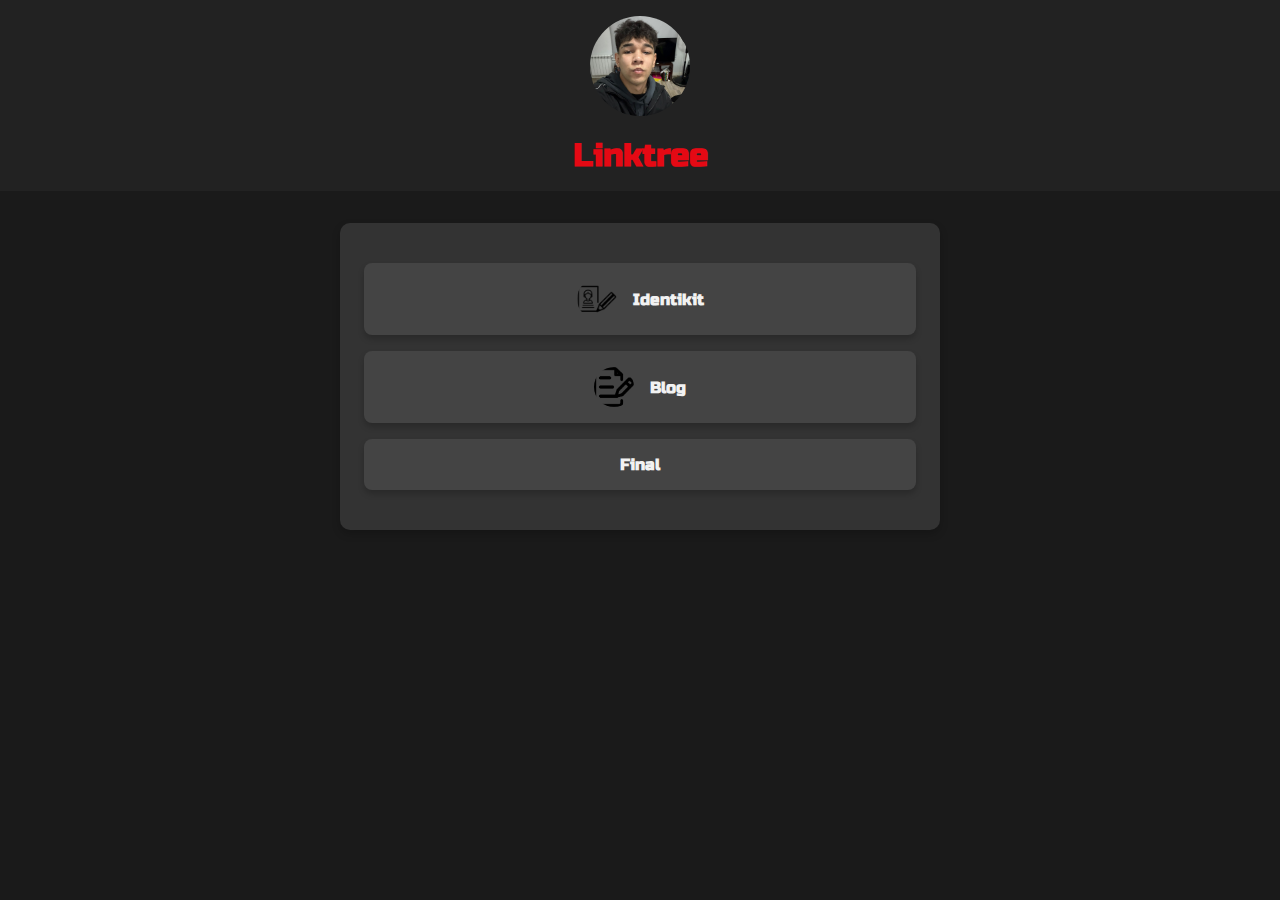
<file: Proyectos--Web---UADE/index.html>
<!DOCTYPE html>
<html lang="es">

<head>
    <meta charset="UTF-8">
    <meta name="viewport" content="width=device-width, initial-scale=1.0">
    <title>Linktree</title>
    <link href="https://fonts.googleapis.com/css2?family=Russo+One&display=swap" rel="stylesheet">
    <style>
      
        * {
            margin: 0;
            padding: 0;
            box-sizing: border-box;
        }

        body {
            font-family: 'Russo One', sans-serif;
            background-color: #1a1a1a; 
            color: #f2f2f2; 
            text-align: center;
        }

        header {
            background-color: #222;
            padding: 1rem 0;
        }

        header h1 {
            color: #e50914; 
            font-size: 2rem;
        }

        main {
            position: relative;
            width: 90%; 
            max-width: 600px;
            margin: 2rem auto;
            background-color: #333; 
            border-radius: 10px;
            box-shadow: 0 4px 8px rgba(0, 0, 0, 0.2);
            padding: 1.5rem;
        }

        header img {
            width: 100px;
            height: 100px;
            object-fit: cover;
            border-radius: 50%;
            margin-bottom: 1rem;
        }

        nav ul {
            list-style: none;
            padding: 0;
        }

        nav ul li {
            margin: 1rem 0;
        }

        nav ul li a {
            display: flex;
            align-items: center;
            justify-content: center;
            text-decoration: none;
            color: #f2f2f2; 
            background-color: #444;
            padding: 1rem;
            border-radius: 8px;
            transition: transform 0.3s, box-shadow 0.3s;
            box-shadow: 0 4px 6px rgba(0, 0, 0, 0.2);
        }

        nav ul li a:hover {
            transform: scale(1.05); 
            box-shadow: 0 6px 8px rgba(0, 0, 0, 0.3);
        }

        nav ul li a img {
            width: 40px; 
            height: 40px;
            border-radius: 50%; 
            object-fit: cover;
            margin-right: 1rem;
        }

        nav ul li a span {
            font-size: 1rem;
            font-weight: bold;
        }

        footer {
            margin-top: 2rem;
            font-size: 0.9rem;
            color: #888;
        }
    </style>
</head>

<body>
    <header>
        <img src="img/74cf46b8-8a1a-4bea-9efd-e6513d8d9442.jpeg" alt="Logo">
        <h1>Linktree</h1>
    </header>
    <main>
        <nav>
            <ul>
                <li>
                    <a href="#">
                        <img src="img/identi.png" alt="Icono Identikit">
                        <span>Identikit</span>
                    </a>
                </li>
                <li>
                    <a href="index.html">
                        <img src="img/kindpng_819571.png" alt="Icono Blog">
                        <span>Blog</span>
                    </a>
                </li>
                <li>
                    <a href="#">

                        <span>Final</span>
                    </a>
                </li>
            </ul>
        </nav>
    </main>
    <footer>
    </footer>
</body>

</html>
</file>
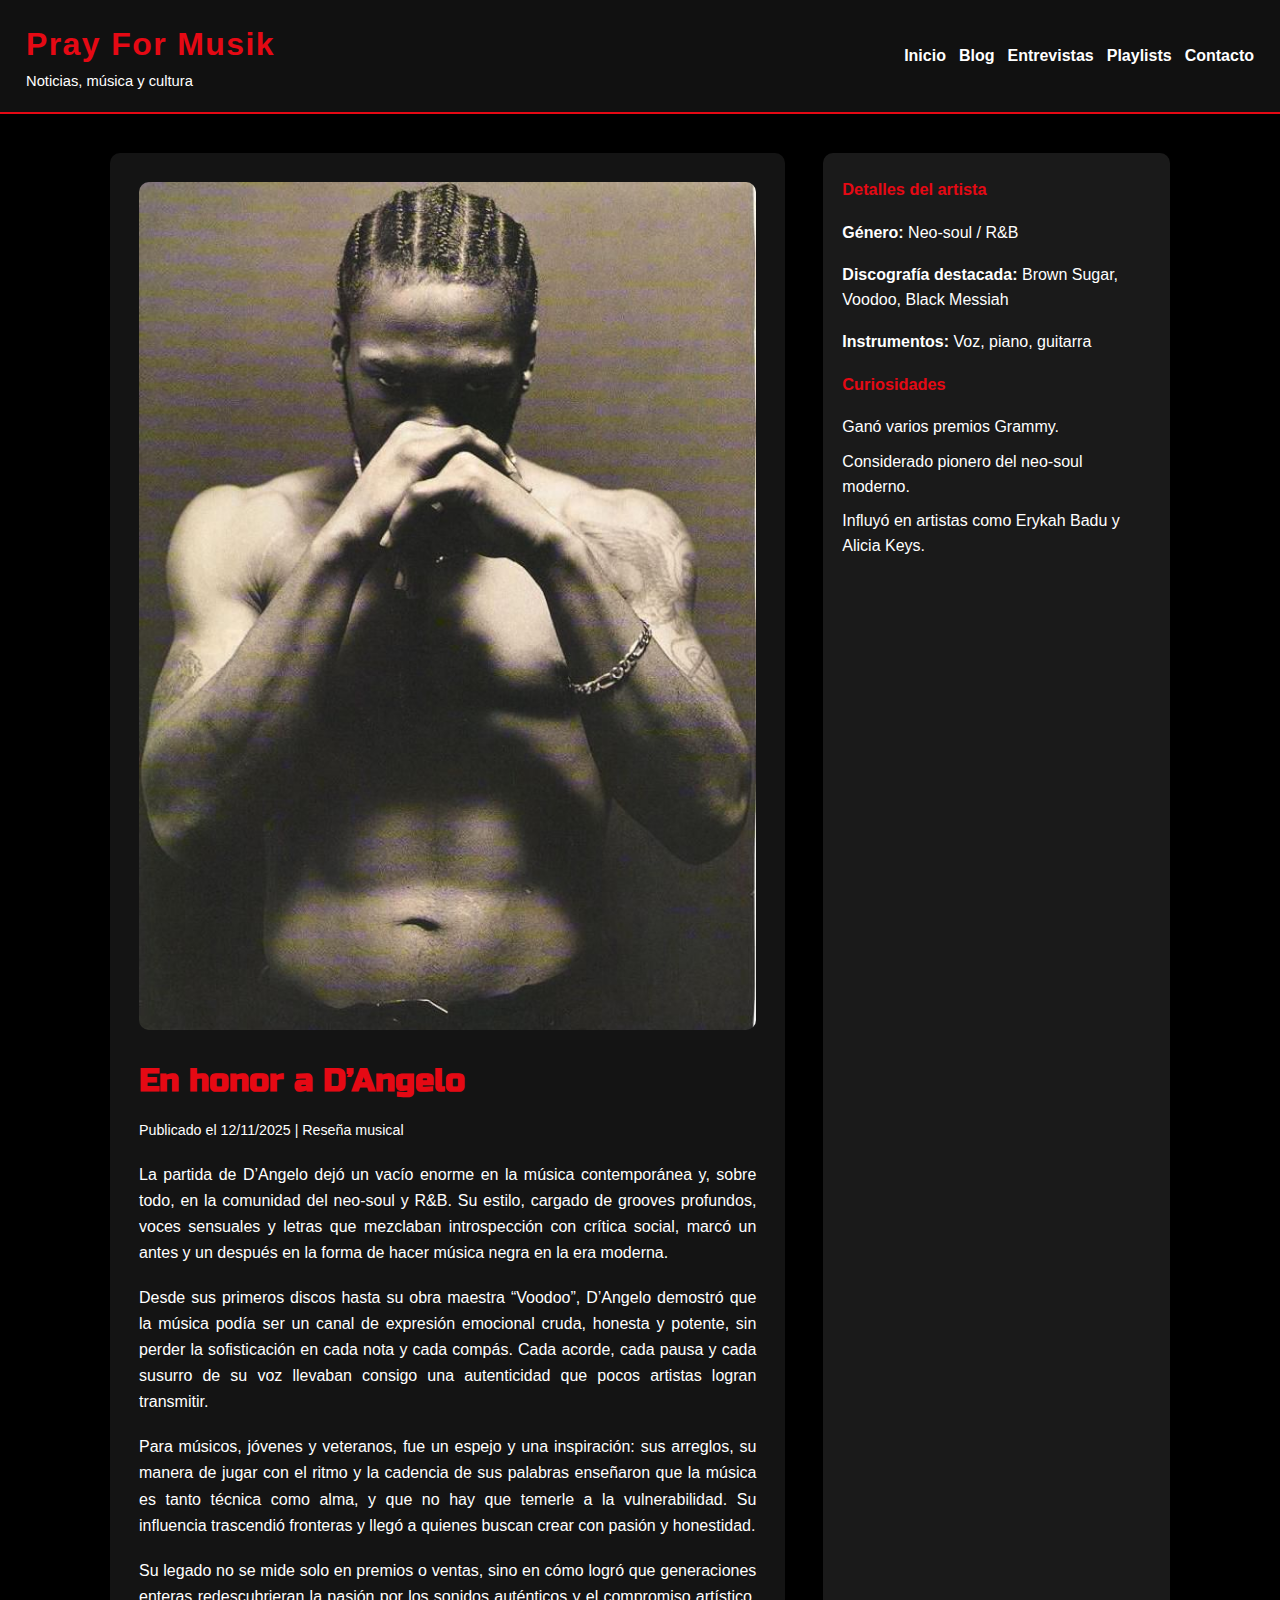
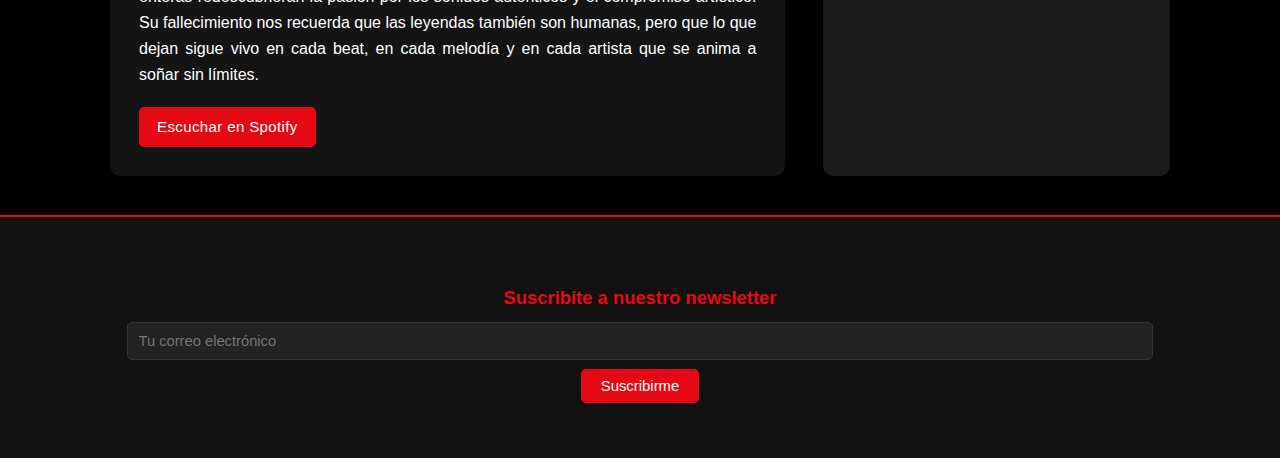
<file: Proyectos--Web---UADE/angelo.html>
<!DOCTYPE html>
<html lang="es">
<head>
  <meta charset="UTF-8" />
  <meta name="viewport" content="width=device-width, initial-scale=1.0" />
  <title>D’Angelo – En honor</title>
  <link rel="stylesheet" href="style.css" />
  <link href="https://fonts.googleapis.com/css2?family=Russo+One&display=swap" rel="stylesheet">
</head>
<body>
  <header>
    <div class="logo">
      <h1>Pray For Musik</h1>
      <p>Noticias, música y cultura</p>
    </div>
    <nav>
      <ul>
        <li><a href="inicio.html">Inicio</a></li>
        <li><a href="blog.html">Blog</a></li>
        <li><a href="entrevistas.html">Entrevistas</a></li>
        <li><a href="playlist.html">Playlists</a></li>
        <li><a href="contacto.html">Contacto</a></li>
      </ul>
    </nav>
  </header>

  <main class="post-container">
    <article class="main-post">
      <img src="img/D'Angelo.jpeg" alt="D'Angelo" />
      <h1>En honor a D’Angelo</h1>
      <p class="meta">Publicado el 12/11/2025 | Reseña musical</p>

      <p>
        La partida de D’Angelo dejó un vacío enorme en la música contemporánea y, sobre todo, en la comunidad del neo-soul y R&B. Su estilo, cargado de grooves profundos, voces sensuales y letras que mezclaban introspección con crítica social, marcó un antes y un después en la forma de hacer música negra en la era moderna.
        </p>
        
        <p>
        Desde sus primeros discos hasta su obra maestra “Voodoo”, D’Angelo demostró que la música podía ser un canal de expresión emocional cruda, honesta y potente, sin perder la sofisticación en cada nota y cada compás. Cada acorde, cada pausa y cada susurro de su voz llevaban consigo una autenticidad que pocos artistas logran transmitir.
        </p>
        
        <p>
        Para músicos, jóvenes y veteranos, fue un espejo y una inspiración: sus arreglos, su manera de jugar con el ritmo y la cadencia de sus palabras enseñaron que la música es tanto técnica como alma, y que no hay que temerle a la vulnerabilidad. Su influencia trascendió fronteras y llegó a quienes buscan crear con pasión y honestidad.
        </p>
        
        <p>
        Su legado no se mide solo en premios o ventas, sino en cómo logró que generaciones enteras redescubrieran la pasión por los sonidos auténticos y el compromiso artístico. Su fallecimiento nos recuerda que las leyendas también son humanas, pero que lo que dejan sigue vivo en cada beat, en cada melodía y en cada artista que se anima a soñar sin límites.
        </p>
        

      <a href="https://open.spotify.com/playlist/4lx2dsIRVl06AbeKwiDupt?si=t3XQ8fAlTBW3kXPkTDceFg" class="btn">Escuchar en Spotify</a>
    </article>

    <aside class="sidebar-blog">
      <h3>Detalles del artista</h3>
      <p><strong>Género:</strong> Neo-soul / R&B</p>
      <p><strong>Discografía destacada:</strong> Brown Sugar, Voodoo, Black Messiah</p>
      <p><strong>Instrumentos:</strong> Voz, piano, guitarra</p>

      <h3>Curiosidades</h3>
      <ul>
        <li>Ganó varios premios Grammy.</li>
        <li>Considerado pionero del neo-soul moderno.</li>
        <li>Influyó en artistas como Erykah Badu y Alicia Keys.</li>
      </ul>
    </aside>
  </main>

  <footer>
    <section class="newsletter">
      <h3>Suscribite a nuestro newsletter</h3>
      <form id="newsletterForm">
        <input type="email" id="emailInput" placeholder="Tu correo electrónico" required>
        <button type="submit">Suscribirme</button>
      </form>
      <p id="mensaje" style="color:#e50914; margin-top:10px;"></p>
    </section>
  </footer>
  
</body>
</html>
</file>
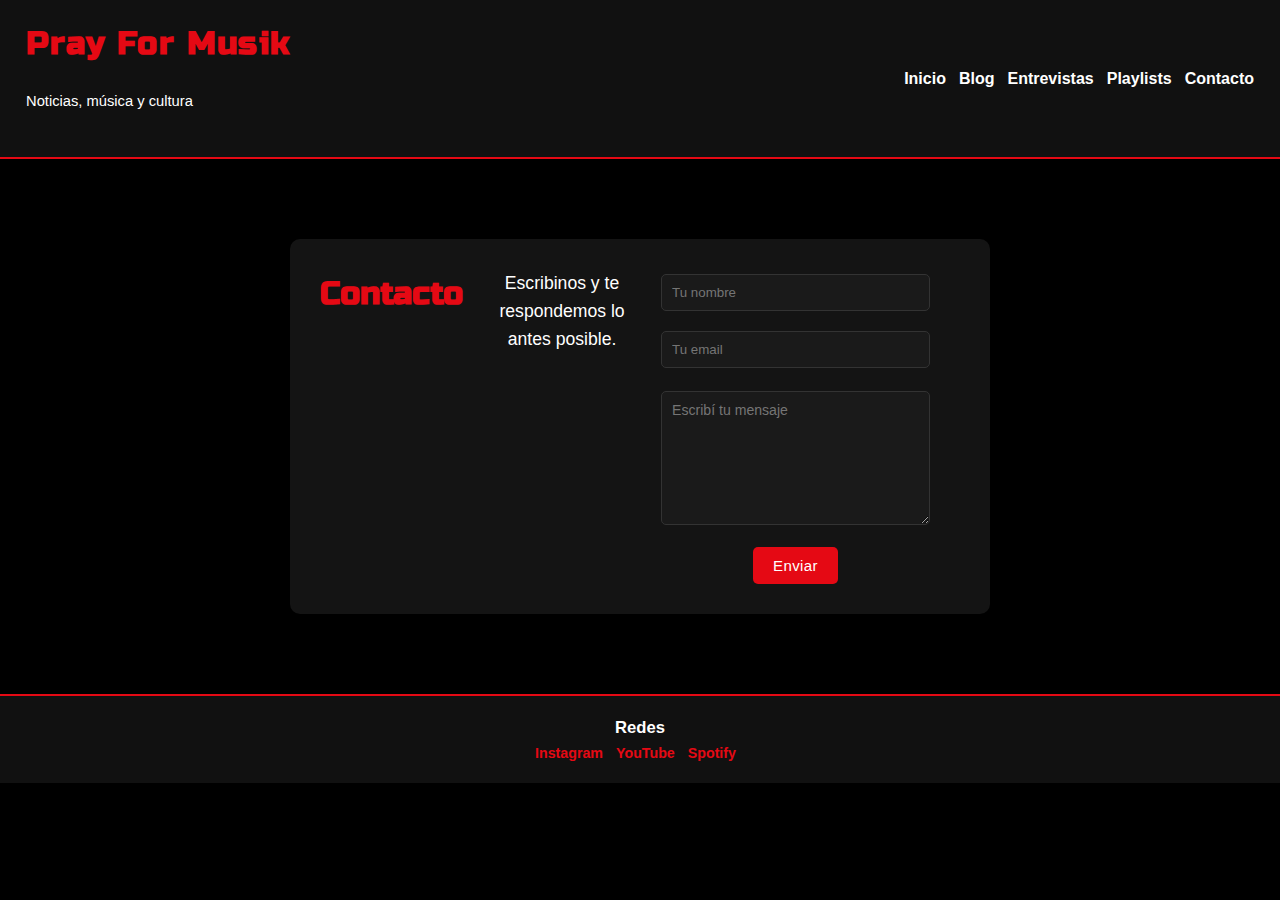
<file: Proyectos--Web---UADE/contacto.html>
<!DOCTYPE html>
<html lang="es">
<head>
  <meta charset="UTF-8" />
  <meta name="viewport" content="width=device-width, initial-scale=1.0" />
  <title>Pray For Musik | Contacto</title>
  <link rel="stylesheet" href="style.css" />
  <link href="https://fonts.googleapis.com/css2?family=Russo+One&display=swap" rel="stylesheet">
  <style>
    main {
      max-width: 700px;
      margin: 80px auto;
      padding: 30px;
      text-align: center;
      background: #141414;
      border-radius: 10px;
    }

    h1 {
      color: #e50914;
      margin-bottom: 20px;
      font-family: 'Russo One', sans-serif;
    }

    p {
      color: #fff;
      font-size: 1.1rem;
      line-height: 1.6;
      margin-bottom: 25px;
    }

    input, textarea {
      width: 100%;
      padding: 10px;
      margin-top: 5px;
      margin-bottom: 15px;
      border-radius: 5px;
      border: 1px solid #333;
      background: #1a1a1a;
      color: #fff;
    }

    button.btn {
      padding: 10px 20px;
      background: #e50914;
      color: #fff;
      border-radius: 5px;
      border: none;
      cursor: pointer;
      transition: background 0.25s;
    }

    button.btn:hover {
      background: #b00610;
    }

    #mensaje-confirmacion {
      margin-top: 20px;
      color: #0f0;
      font-weight: bold;
    }
  </style>
</head>
<body>

<header>
  <div class="logo">
    <h1>Pray For Musik</h1>
    <p>Noticias, música y cultura</p>
  </div>
  <nav>
    <ul>
      <li><a href="inicio.html">Inicio</a></li>
      <li><a href="blog.html" class="active">Blog</a></li>
      <li><a href="entrevistas.html">Entrevistas</a></li>
      <li><a href="playlist.html">Playlists</a></li>
      <li><a href="contacto.html">Contacto</a></li>
    </ul>
  </nav>
</header>

<main>
  <h1>Contacto</h1>
  <p>Escribinos y te respondemos lo antes posible.</p>

  <form id="contacto-form">
    <input type="text" id="nombre" placeholder="Tu nombre" required>
    <input type="email" id="email" placeholder="Tu email" required>
    <textarea id="mensaje" rows="7" placeholder="Escribí tu mensaje" required></textarea>
    <button type="submit" class="btn">Enviar</button>
  </form>

  <div id="mensaje-confirmacion"></div>
</main>

<footer>
  <h3>Redes</h3>
  <div class="social">
    <a href="#">Instagram</a>
    <a href="#">YouTube</a>
    <a href="#">Spotify</a>
  </div>
</footer>

<script>
  const form = document.getElementById('contacto-form');
  const mensaje = document.getElementById('mensaje-confirmacion');

  form.addEventListener('submit', function(e) {
    e.preventDefault(); 
    const nombre = document.getElementById('nombre').value.trim();
    const email = document.getElementById('email').value.trim();
    const mensajeTexto = document.getElementById('mensaje').value.trim();

    if(nombre && email && mensajeTexto) {

      mensaje.textContent = `Gracias ${nombre}! Tu mensaje fue enviado correctamente.`;
      form.reset();
    } else {
      mensaje.textContent = 'Por favor completá todos los campos antes de enviar.';
    }
  });
</script>

</body>
</html>
</file>
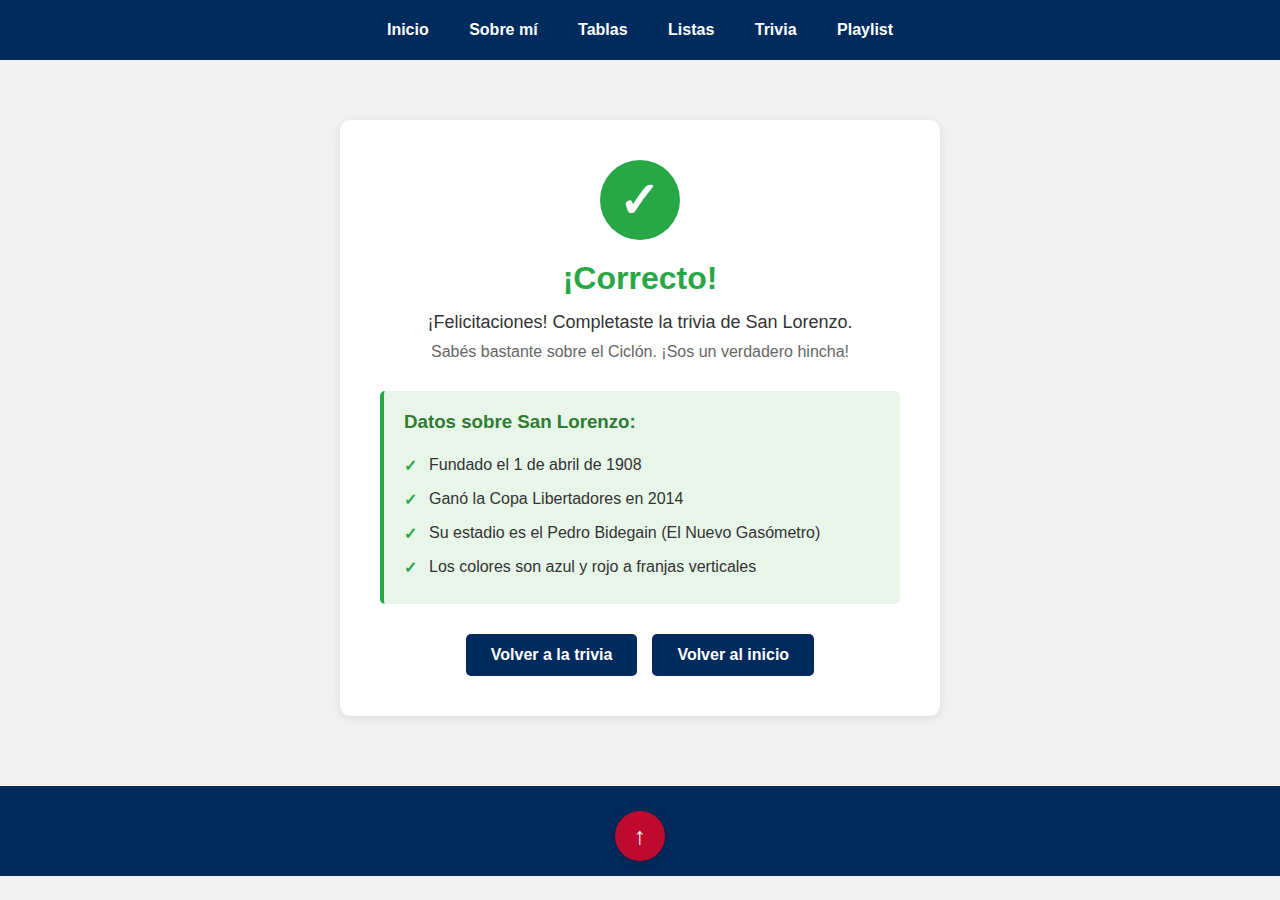
<file: Proyectos--Web---UADE/correcto.html>
<!DOCTYPE html>
<html lang="es">
<head>
  <meta charset="UTF-8">
  <meta name="viewport" content="width=device-width, initial-scale=1.0">
  <title>¡Correcto!</title>
  <link rel="stylesheet" href="styles2.css">
</head>
<body>
  <div class="encabezado">
    <div class="navegacion">
      <a href="indexx.html">Inicio</a>
      <a href="sobre.html">Sobre mí</a>
      <a href="tablas.html">Tablas</a>
      <a href="listas.html">Listas</a>
      <a href="trivia.html">Trivia</a>
      <a href="playlist.html">Playlist</a>
    </div>
  </div>

  <div class="contenido-principal container">
    <div class="mensaje-exito">
      <div class="icono-exito">✓</div>
      <h1>¡Correcto!</h1>
      <p class="mensaje-principal">¡Felicitaciones! Completaste la trivia de San Lorenzo.</p>
      <p class="mensaje-secundario">Sabés bastante sobre el Ciclón. ¡Sos un verdadero hincha!</p>
      
      <div class="info-extra">
        <h3>Datos sobre San Lorenzo:</h3>
        <ul class="lista-datos">
          <li>Fundado el 1 de abril de 1908</li>
          <li>Ganó la Copa Libertadores en 2014</li>
          <li>Su estadio es el Pedro Bidegain (El Nuevo Gasómetro)</li>
          <li>Los colores son azul y rojo a franjas verticales</li>
        </ul>
      </div>

      <div class="botones-accion">
        <a href="trivia.html" class="boton">Volver a la trivia</a>
        <a href="indexx.html" class="boton">Volver al inicio</a>
      </div>
    </div>
  </div>

  <div class="pie-pagina">
    <a href="#" class="boton-arriba" title="Volver arriba">↑</a>
  </div>
</body>
</html>
</file>
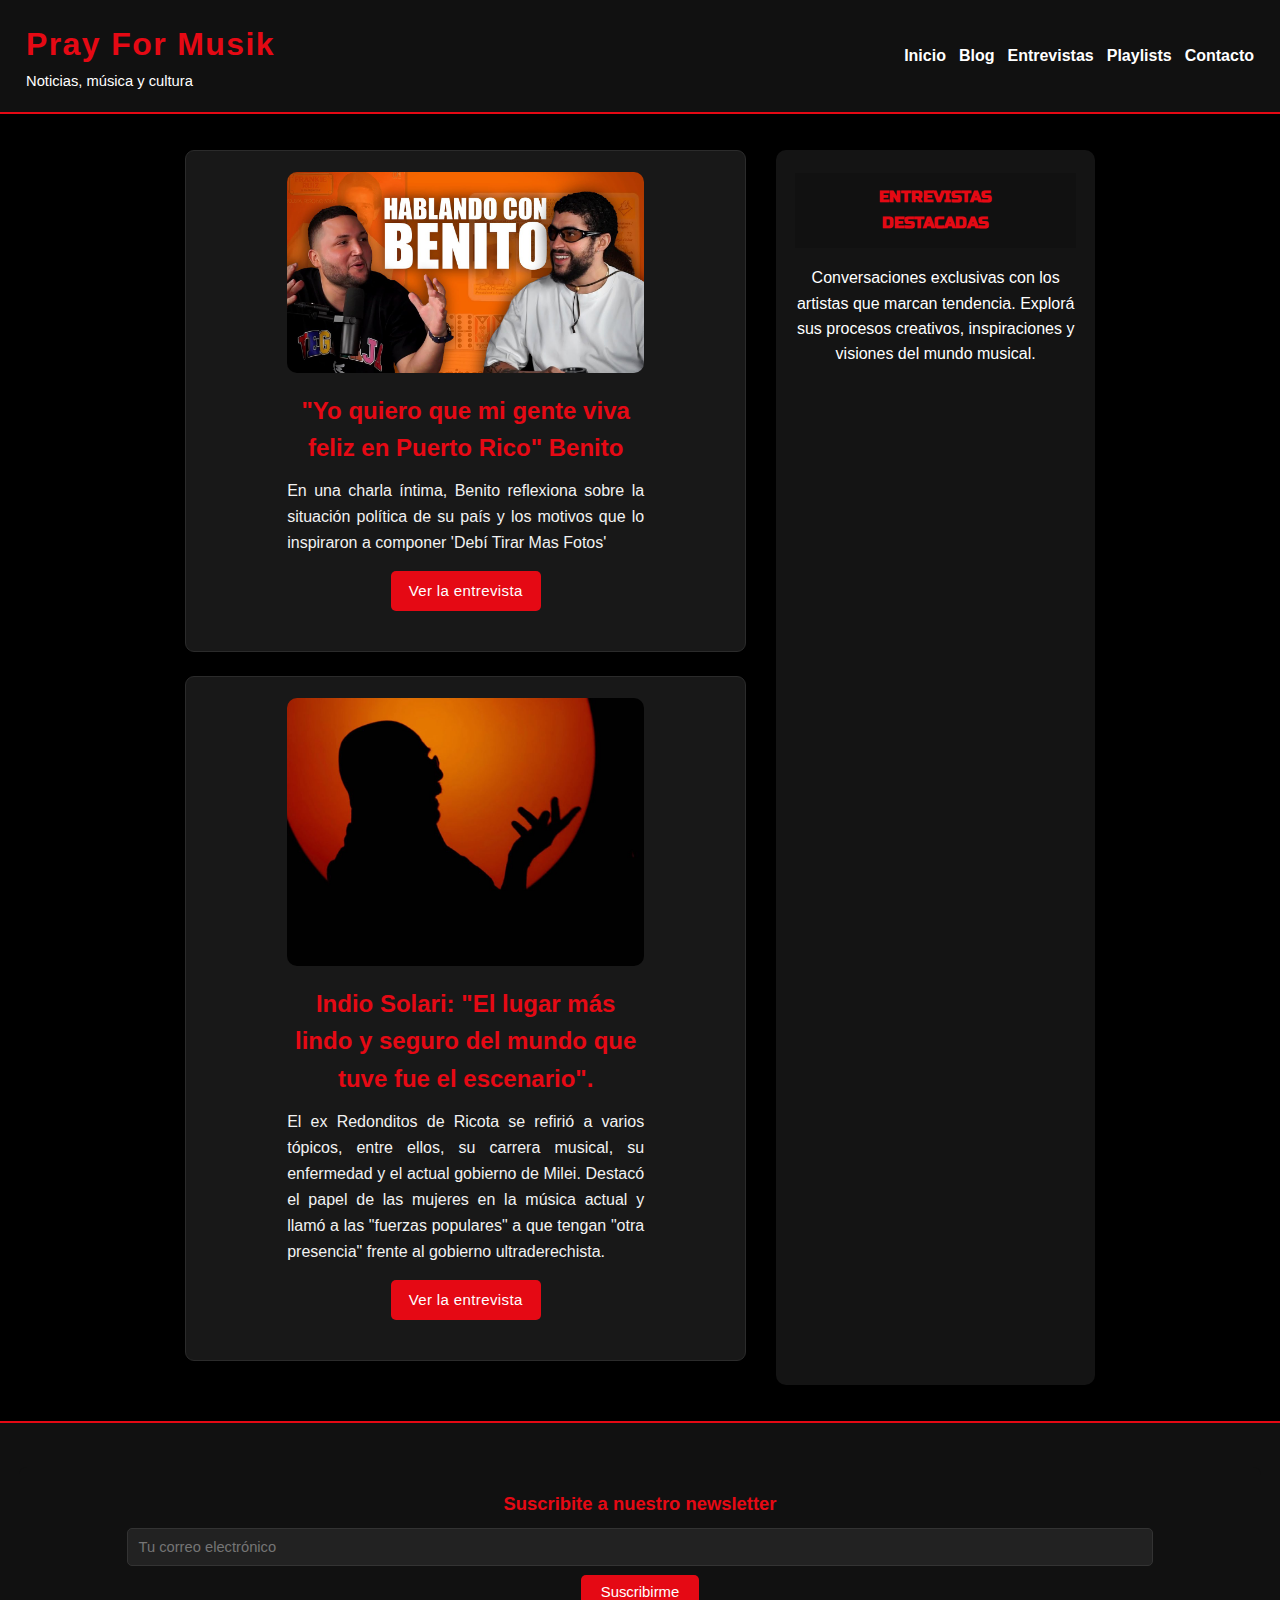
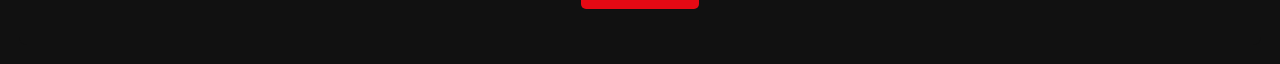
<file: Proyectos--Web---UADE/entrevistas.html>
<!DOCTYPE html>
<html lang="es">
<head>
  <meta charset="UTF-8" />
  <meta name="viewport" content="width=device-width, initial-scale=1.0" />
  <title>Pray For Musik | Entrevistas</title>
  <link rel="stylesheet" href="style.css" />
  <link href="https://fonts.googleapis.com/css2?family=Russo+One&display=swap" rel="stylesheet">
</head>
<body>

  <header>
    <div class="logo">
      <h1>Pray For Musik</h1>
      <p>Noticias, música y cultura</p>
    </div>

    <nav>
      <ul>
        <li><a href="inicio.html">Inicio</a></li>
        <li><a href="blog.html">Blog</a></li>
        <li><a href="entrevistas.html" class="active">Entrevistas</a></li>
        <li><a href="playlist.html">Playlists</a></li>
        <li><a href="contacto.html">Contacto</a></li>
      </ul>
    </nav>
  </header>

  <main>
    <section class="posts entrevistas">
      <article class="post">
        <img src="img/benito1.jpg" alt="Entrevista con Bad Bunny" />
        <div class="content">
          <h2>"Yo quiero que mi gente viva feliz en Puerto Rico" Benito</h2>
          <p>
            En una charla íntima, Benito reflexiona sobre la situación política de su país y los motivos que lo inspiraron a componer 'Debí Tirar Mas Fotos'
          </p>
          <a href="https://www.youtube.com/watch?v=zw7bLZOn0u4" class="btn">Ver la entrevista</a>
        </div>
      </article>

      <article class="post">
        <img src="img/indio-solari-en-gelatina-1890964.jpg" alt="La Gran Bestia Pop" />
        <div class="content">
          <h2>Indio Solari: "El lugar más lindo y seguro del mundo que tuve fue el escenario".</h2>
          <p>
            El ex Redonditos de Ricota se refirió a varios tópicos, entre ellos, su carrera musical, su enfermedad y el actual gobierno de Milei. Destacó el papel de las mujeres en la música actual y llamó a las "fuerzas populares" a que tengan "otra presencia" frente al gobierno ultraderechista. 

          </p>
          <a href="https://www.youtube.com/watch?v=UzNonAd2xJg&pp=ygUYZW50cmV2aXN0YSAgaW5kaW8gc29sYXJp0gcJCQMKAYcqIYzv" class="btn">Ver la entrevista</a>
        </div>
      </article>
    </section>

    <aside class="sidebar">
      <h3 class="bienvenido">Entrevistas Destacadas</h3>
      <p class="presentacion">
        Conversaciones exclusivas con los artistas que marcan tendencia.
        Explorá sus procesos creativos, inspiraciones y visiones del mundo musical.
      </p>
    </aside>
  </main>

  <footer>
    <section class="newsletter">
      <h3>Suscribite a nuestro newsletter</h3>
      <form id="newsletterForm">
        <input type="email" id="emailInput" placeholder="Tu correo electrónico" required>
        <button type="submit">Suscribirme</button>
      </form>
      <p id="mensaje" style="color:#e50914; margin-top:10px;"></p>
    </section>
  </footer>

</body>
</html>
</file>
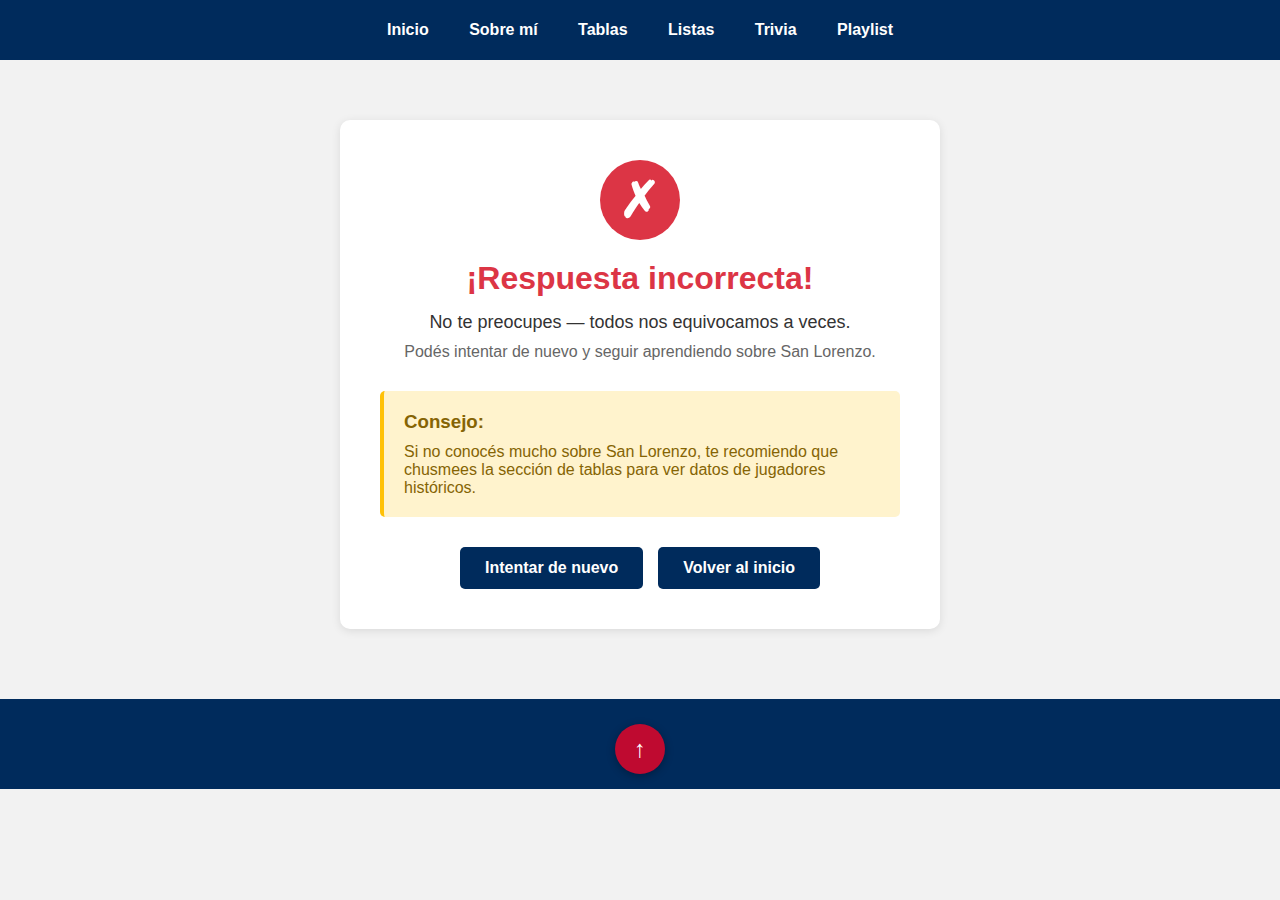
<file: Proyectos--Web---UADE/incorrecto.html>
<!DOCTYPE html>
<html lang="es">
<head>
  <meta charset="UTF-8">
  <meta name="viewport" content="width=device-width, initial-scale=1.0">
  <title>Respuesta incorrecta</title>
  <link rel="stylesheet" href="styles2.css">
</head>
<body>
  <div class="encabezado">
    <div class="navegacion">
      <a href="indexx.html">Inicio</a>
      <a href="sobre.html">Sobre mí</a>
      <a href="tablas.html">Tablas</a>
      <a href="listas.html">Listas</a>
      <a href="trivia.html">Trivia</a>
      <a href="playlist.html">Playlist</a>
    </div>
  </div>

  <div class="contenido-principal container">
    <div class="mensaje-error">
      <div class="icono-error">✗</div>
      <h1>¡Respuesta incorrecta!</h1>
      <p class="mensaje-principal">No te preocupes — todos nos equivocamos a veces.</p>
      <p class="mensaje-secundario">Podés intentar de nuevo y seguir aprendiendo sobre San Lorenzo.</p>
      
      <div class="consejo">
        <h3>Consejo:</h3>
        <p>Si no conocés mucho sobre San Lorenzo, te recomiendo que chusmees la sección de tablas para ver datos de jugadores históricos.</p>
      </div>

      <div class="botones-accion">
        <a href="trivia.html" class="boton">Intentar de nuevo</a>
        <a href="indexx.html" class="boton">Volver al inicio</a>
      </div>
    </div>
  </div>

  <div class="pie-pagina">
    <a href="#" class="boton-arriba" title="Volver arriba">↑</a>
  </div>
</body>
</html>
</file>
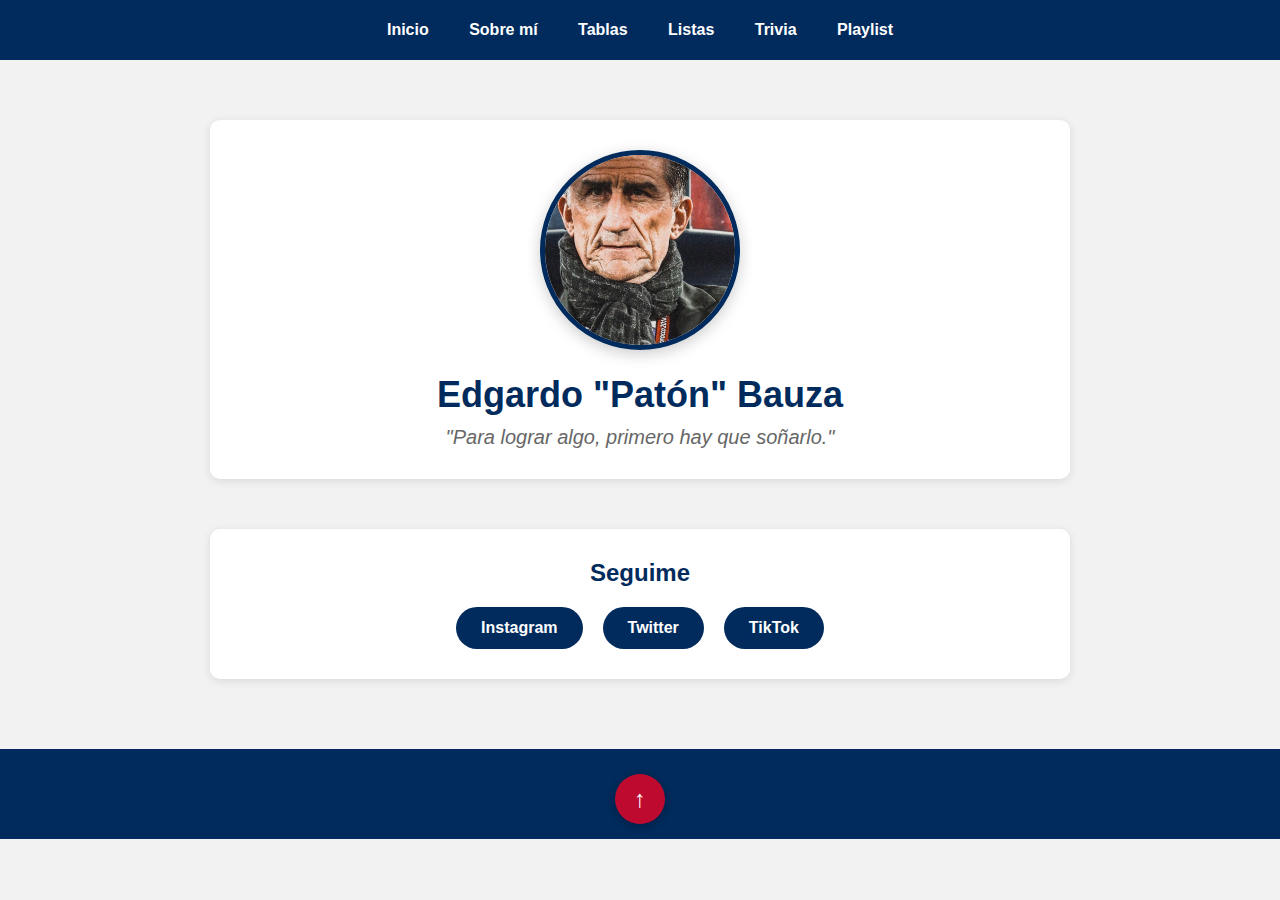
<file: Proyectos--Web---UADE/indexx.html>
<!DOCTYPE html>
<html lang="es">
<head>
    <meta charset="UTF-8">
    <meta name="viewport" content="width=device-width, initial-scale=1.0">
    <title>Mi Identikit - Inicio</title>
    <link rel="stylesheet" href="styles2.css">
</head>
<body>

<div class="encabezado">
    <div class="navegacion">
        <a href="indexx.html">Inicio</a>
        <a href="sobre.html">Sobre mí</a>
        <a href="tablas.html">Tablas</a>
        <a href="listas.html">Listas</a>
        <a href="trivia.html">Trivia</a>
            <a href="playlist.html">Playlist</a>
    </div>
</div>

<div class="contenido-principal inicio">
    <div class="presentacion">
        <div class="foto-contenedor">
            <img src="img/bauza.jpeg" alt="Mi foto" class="foto-principal">
        </div>
        <h1 class="nombre-titulo">Edgardo "Patón" Bauza</h1>
        <p class="frase">"Para lograr algo, primero hay que soñarlo."</p>
    </div>

    <div class="redes-sociales">
        <h2>Seguime</h2>
        <div class="enlaces-redes">
            <a href="#" class="red-social">Instagram</a>
            <a href="#" class="red-social">Twitter</a>
            <a href="#" class="red-social">TikTok</a>
        </div>
    </div>
</div>

<div class="pie-pagina">
    <a href="#" class="boton-arriba" title="Volver arriba">↑</a>
</div>

</body>
</html>
</file>
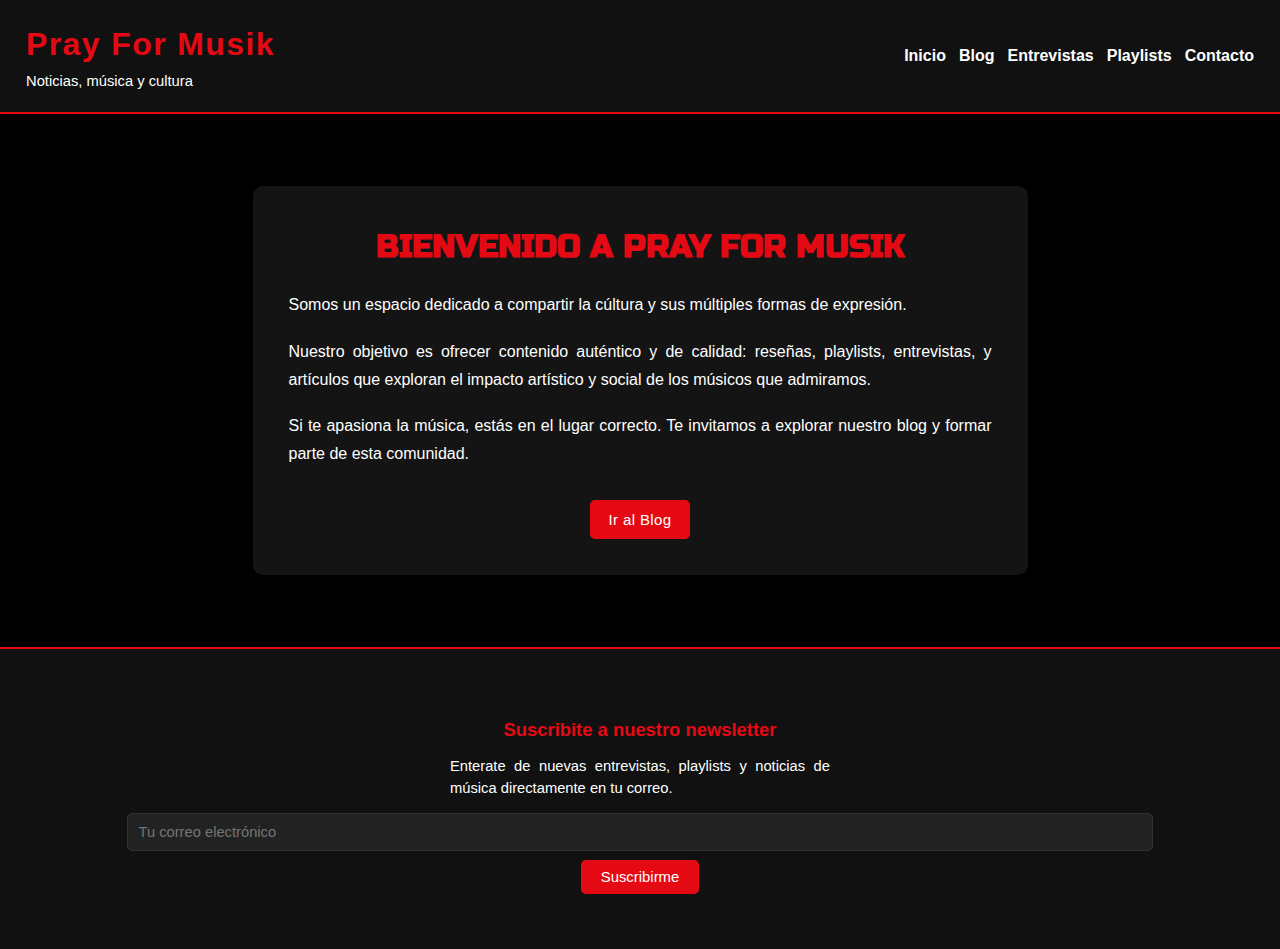
<file: Proyectos--Web---UADE/inicio.html>
<!DOCTYPE html>
<html lang="es">
<head>
  <meta charset="UTF-8" />
  <meta name="viewport" content="width=device-width, initial-scale=1.0" />
  <title>Pray For Musik | Acerca de</title>
  <link rel="stylesheet" href="style.css" />
  <link href="https://fonts.googleapis.com/css2?family=Russo+One&display=swap" rel="stylesheet">
</head>
<body>
  
  <header>
    <div class="logo">
      <h1>Pray For Musik</h1>
      <p>Noticias, música y cultura</p>
    </div>

    <nav>
      <ul>
        <li><a href="index.html">Inicio</a></li>
        <li><a href="blog.html">Blog</a></li>
        <li><a href="entrevistas.html">Entrevistas</a></li>
        <li><a href="playlist.html">Playlists</a></li>
        <li><a href="contacto.html">Contacto</a></li>
      </ul>
    </nav>
  </header>

  <main class="about-section">
    <section class="about-content">
      <h1>Bienvenido a Pray For Musik</h1>

      <p>
        Somos un espacio dedicado a compartir la cúltura y sus múltiples formas de expresión.
      </p>

      <p>
        Nuestro objetivo es ofrecer contenido auténtico y de calidad: reseñas, playlists, entrevistas, 
        y artículos que exploran el impacto artístico y social de los músicos que admiramos.
      </p>

      <p>
        Si te apasiona la música, estás en el lugar correcto. Te invitamos a explorar 
        nuestro blog y formar parte de esta comunidad.
      </p>

      <a href="blog.html" class="btn">Ir al Blog</a>
    </section>
  </main>

  <footer>
    <section class="newsletter">
      <h3>Suscribite a nuestro newsletter</h3>
      <p>Enterate de nuevas entrevistas, playlists y noticias de música directamente en tu correo.</p>
      <form id="newsletterForm">
        <input type="email" id="emailInput" placeholder="Tu correo electrónico" required>
        <button type="submit">Suscribirme</button>
      </form>
      <p id="mensaje" style="color:#e50914; margin-top:10px;"></p>
    </section>
  </footer>

</body>
</html>
</file>
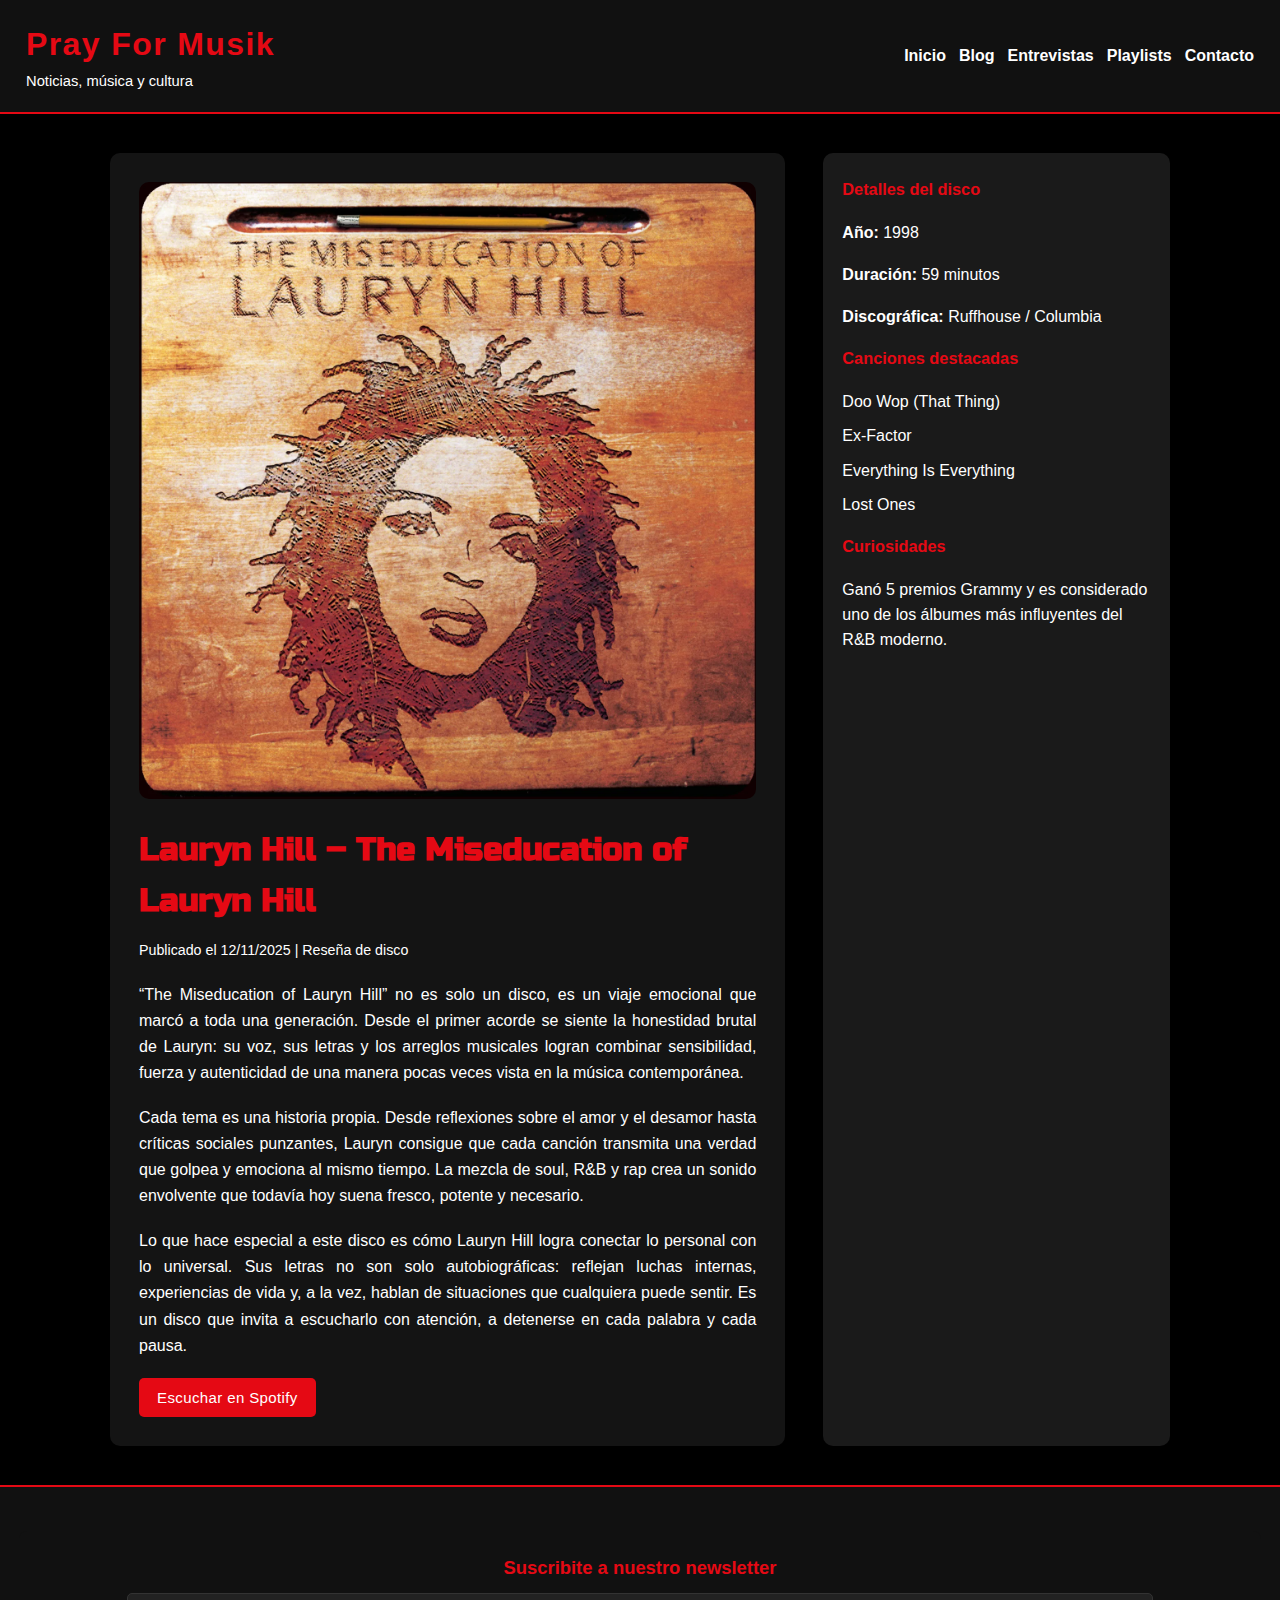
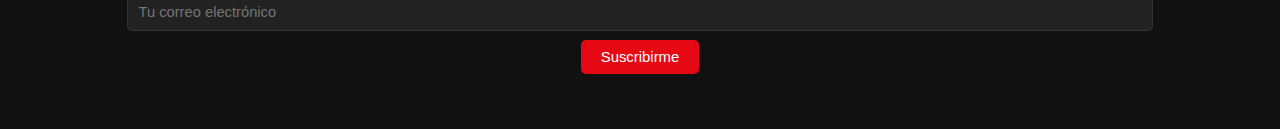
<file: Proyectos--Web---UADE/lauryn.html>
<!DOCTYPE html>
<html lang="es">
<head>
  <meta charset="UTF-8" />
  <meta name="viewport" content="width=device-width, initial-scale=1.0" />
  <title>Lauryn Hill - The Miseducation of Lauryn Hill</title>
  <link rel="stylesheet" href="style.css" />
  <link href="https://fonts.googleapis.com/css2?family=Russo+One&display=swap" rel="stylesheet">
</head>
<body>
  <header>
    <div class="logo">
      <h1>Pray For Musik</h1>
      <p>Noticias, música y cultura</p>
    </div>
    <nav>
      <ul>
        <li><a href="inicio.html">Inicio</a></li>
        <li><a href="blog.html">Blog</a></li>
        <li><a href="entrevistas.html">Entrevistas</a></li>
        <li><a href="playlist.html">Playlists</a></li>
        <li><a href="contacto.html">Contacto</a></li>
      </ul>
    </nav>
  </header>

  <main class="post-container">
    <article class="main-post">
      <img src="img/Lauryn-Hill.webp" alt="Lauryn Hill - The Miseducation of Lauryn Hill" />
      <h1>Lauryn Hill – The Miseducation of Lauryn Hill</h1>
      <p class="meta">Publicado el 12/11/2025 | Reseña de disco</p>

      <p>
        “The Miseducation of Lauryn Hill” no es solo un disco, es un viaje emocional que marcó a toda una generación. Desde el primer acorde se siente la honestidad brutal de Lauryn: su voz, sus letras y los arreglos musicales logran combinar sensibilidad, fuerza y autenticidad de una manera pocas veces vista en la música contemporánea.
        </p>
        
        <p>
        Cada tema es una historia propia. Desde reflexiones sobre el amor y el desamor hasta críticas sociales punzantes, Lauryn consigue que cada canción transmita una verdad que golpea y emociona al mismo tiempo. La mezcla de soul, R&B y rap crea un sonido envolvente que todavía hoy suena fresco, potente y necesario.
        </p>
        
        <p>
        Lo que hace especial a este disco es cómo Lauryn Hill logra conectar lo personal con lo universal. Sus letras no son solo autobiográficas: reflejan luchas internas, experiencias de vida y, a la vez, hablan de situaciones que cualquiera puede sentir. Es un disco que invita a escucharlo con atención, a detenerse en cada palabra y cada pausa.
        </p>

      <a href="https://open.spotify.com/intl-es/track/2VjXGuPVVxyhMgER3Uz2Fe?si=4f02c39af4e0432d" class="btn">Escuchar en Spotify</a>
    </article>

    <aside class="sidebar-blog">
      <h3>Detalles del disco</h3>
      <p><strong>Año:</strong> 1998</p>
      <p><strong>Duración:</strong> 59 minutos</p>
      <p><strong>Discográfica:</strong> Ruffhouse / Columbia</p>

      <h3>Canciones destacadas</h3>
      <ul>
        <li>Doo Wop (That Thing)</li>
        <li>Ex-Factor</li>
        <li>Everything Is Everything</li>
        <li>Lost Ones</li>
      </ul>

      <h3>Curiosidades</h3>
      <p>Ganó 5 premios Grammy y es considerado uno de los álbumes más influyentes del R&B moderno.</p>
    </aside>
  </main>

  <footer>
    <section class="newsletter">
      <h3>Suscribite a nuestro newsletter</h3>
      <form id="newsletterForm">
        <input type="email" id="emailInput" placeholder="Tu correo electrónico" required>
        <button type="submit">Suscribirme</button>
      </form>
      <p id="mensaje" style="color:#e50914; margin-top:10px;"></p>
    </section>
  </footer>
</body>
</html>
</file>
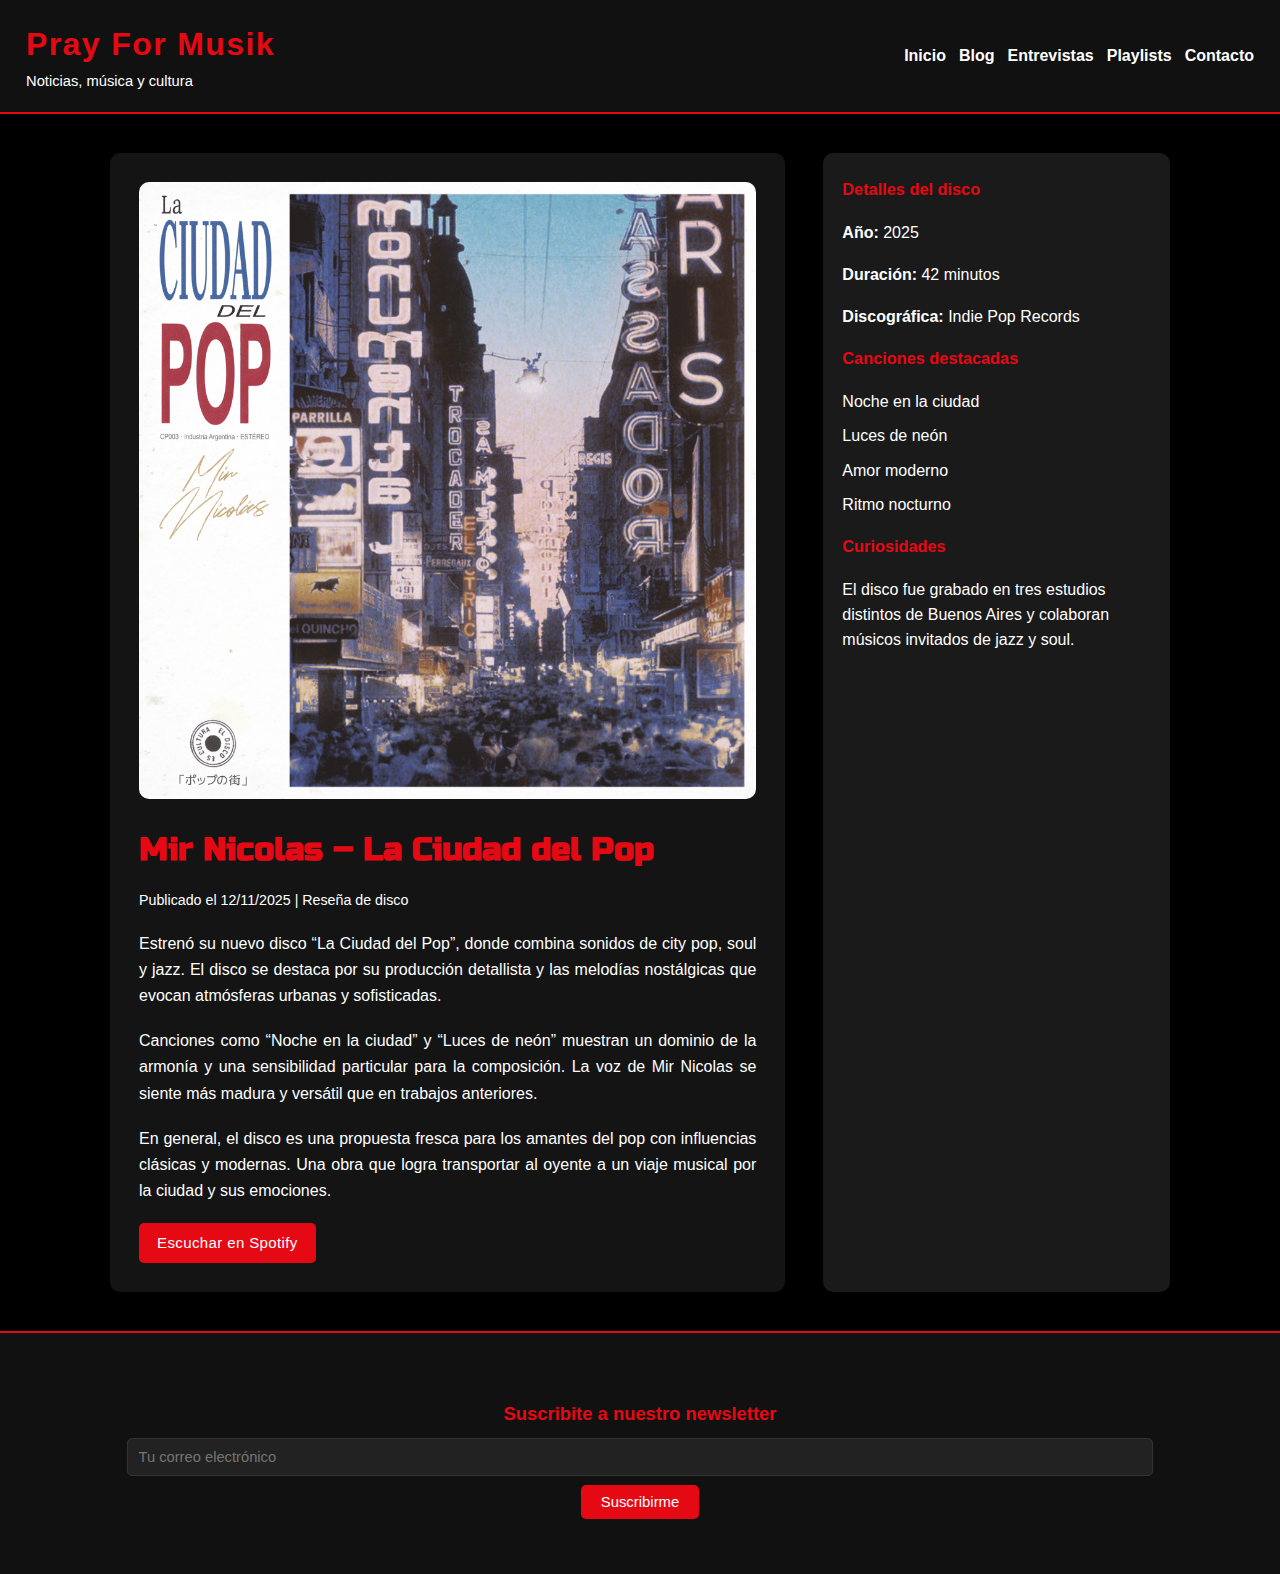
<file: Proyectos--Web---UADE/mirnicolas.html>
<!DOCTYPE html>
<html lang="es">
<head>
  <meta charset="UTF-8" />
  <meta name="viewport" content="width=device-width, initial-scale=1.0" />
  <title>Mir Nicolas - La Ciudad del Pop</title>
  <link rel="stylesheet" href="style.css" />
  <link href="https://fonts.googleapis.com/css2?family=Russo+One&display=swap" rel="stylesheet">
</head>
<body>
  <header>
    <div class="logo">
      <h1>Pray For Musik</h1>
      <p>Noticias, música y cultura</p>
    </div>
    <nav>
      <ul>
        <li><a href="inicio.html">Inicio</a></li>
        <li><a href="blog.html">Blog</a></li>
        <li><a href="entrevistas.html">Entrevistas</a></li>
        <li><a href="playlist.html">Playlists</a></li>
        <li><a href="contacto.html">Contacto</a></li>
      </ul>
    </nav>
  </header>

  <main class="post-container">
    <article class="main-post">
      <img src="img/laciudaddelpop.png" alt="Mir Nicolas - La Ciudad del Pop" />
      <h1>Mir Nicolas – La Ciudad del Pop</h1>
      <p class="meta">Publicado el 12/11/2025 | Reseña de disco</p>

      <p>
        Estrenó su nuevo disco “La Ciudad del Pop”, donde combina sonidos de city pop, soul y jazz. El disco se destaca por su producción detallista y las melodías nostálgicas que evocan atmósferas urbanas y sofisticadas.
      </p>

      <p>
        Canciones como “Noche en la ciudad” y “Luces de neón” muestran un dominio de la armonía y una sensibilidad particular para la composición. La voz de Mir Nicolas se siente más madura y versátil que en trabajos anteriores.
      </p>

      <p>
        En general, el disco es una propuesta fresca para los amantes del pop con influencias clásicas y modernas. Una obra que logra transportar al oyente a un viaje musical por la ciudad y sus emociones.
      </p>

      <a href="https://open.spotify.com/intl-es/album/3S1ugX75zwHqXYpOTaMmWb?si=faa4a69b7e964a09" class="btn">Escuchar en Spotify</a>
    </article>

    <aside class="sidebar-blog">
      <h3>Detalles del disco</h3>
      <p><strong>Año:</strong> 2025</p>
      <p><strong>Duración:</strong> 42 minutos</p>
      <p><strong>Discográfica:</strong> Indie Pop Records</p>

      <h3>Canciones destacadas</h3>
      <ul>
        <li>Noche en la ciudad</li>
        <li>Luces de neón</li>
        <li>Amor moderno</li>
        <li>Ritmo nocturno</li>
      </ul>

      <h3>Curiosidades</h3>
      <p>El disco fue grabado en tres estudios distintos de Buenos Aires y colaboran músicos invitados de jazz y soul.</p>
    </aside>
  </main>

  <footer>
    <section class="newsletter">
      <h3>Suscribite a nuestro newsletter</h3>
      <form id="newsletterForm">
        <input type="email" id="emailInput" placeholder="Tu correo electrónico" required>
        <button type="submit">Suscribirme</button>
      </form>
      <p id="mensaje" style="color:#e50914; margin-top:10px;"></p>
    </section>
  </footer>
</body>
</html>
</file>
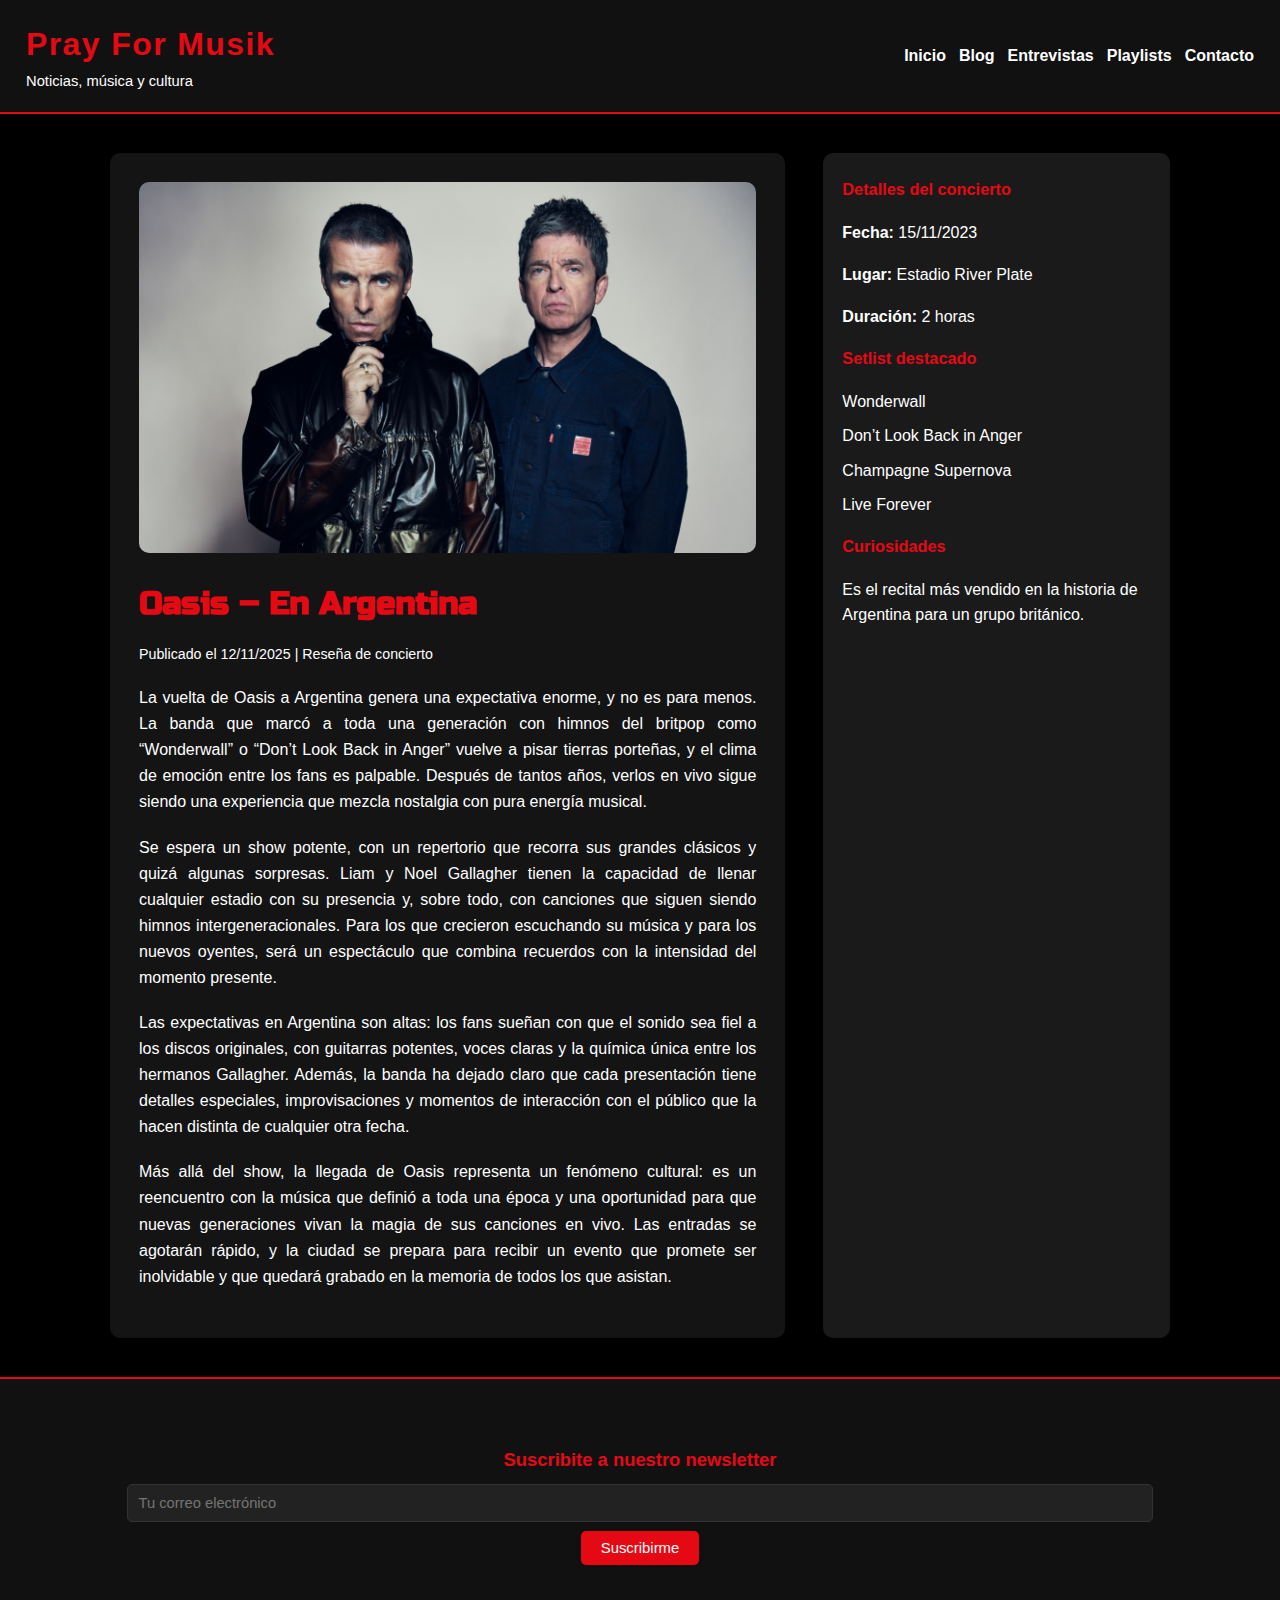
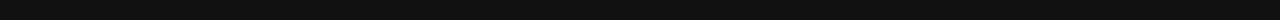
<file: Proyectos--Web---UADE/oasis.html>
<!DOCTYPE html>
<html lang="es">
<head>
  <meta charset="UTF-8" />
  <meta name="viewport" content="width=device-width, initial-scale=1.0" />
  <title>Oasis – En Argentina</title>
  <link rel="stylesheet" href="style.css" />
  <link href="https://fonts.googleapis.com/css2?family=Russo+One&display=swap" rel="stylesheet">
</head>
<body>
  <header>
    <div class="logo">
      <h1>Pray For Musik</h1>
      <p>Noticias, música y cultura</p>
    </div>
    <nav>
      <ul>
        <li><a href="inicio.html">Inicio</a></li>
        <li><a href="blog.html">Blog</a></li>
        <li><a href="entrevistas.html">Entrevistas</a></li>
        <li><a href="playlist.html">Playlists</a></li>
        <li><a href="contacto.html">Contacto</a></li>
      </ul>
    </nav>
  </header>

  <main class="post-container">
    <article class="main-post">
      <img src="img/oasis-argentina-2025.jpg" alt="Oasis en Argentina" />
      <h1>Oasis – En Argentina</h1>
      <p class="meta">Publicado el 12/11/2025 | Reseña de concierto</p>

      <p>
        La vuelta de Oasis a Argentina genera una expectativa enorme, y no es para menos. La banda que marcó a toda una generación con himnos del britpop como “Wonderwall” o “Don’t Look Back in Anger” vuelve a pisar tierras porteñas, y el clima de emoción entre los fans es palpable. Después de tantos años, verlos en vivo sigue siendo una experiencia que mezcla nostalgia con pura energía musical.
        </p>
        
        <p>
        Se espera un show potente, con un repertorio que recorra sus grandes clásicos y quizá algunas sorpresas. Liam y Noel Gallagher tienen la capacidad de llenar cualquier estadio con su presencia y, sobre todo, con canciones que siguen siendo himnos intergeneracionales. Para los que crecieron escuchando su música y para los nuevos oyentes, será un espectáculo que combina recuerdos con la intensidad del momento presente.
        </p>
        
        <p>
        Las expectativas en Argentina son altas: los fans sueñan con que el sonido sea fiel a los discos originales, con guitarras potentes, voces claras y la química única entre los hermanos Gallagher. Además, la banda ha dejado claro que cada presentación tiene detalles especiales, improvisaciones y momentos de interacción con el público que la hacen distinta de cualquier otra fecha.
        </p>
        
        <p>
        Más allá del show, la llegada de Oasis representa un fenómeno cultural: es un reencuentro con la música que definió a toda una época y una oportunidad para que nuevas generaciones vivan la magia de sus canciones en vivo. Las entradas se agotarán rápido, y la ciudad se prepara para recibir un evento que promete ser inolvidable y que quedará grabado en la memoria de todos los que asistan.
        </p>
        
      </article>

    <aside class="sidebar-blog">
      <h3>Detalles del concierto</h3>
      <p><strong>Fecha:</strong> 15/11/2023</p>
      <p><strong>Lugar:</strong> Estadio River Plate</p>
      <p><strong>Duración:</strong> 2 horas</p>

      <h3>Setlist destacado</h3>
      <ul>
        <li>Wonderwall</li>
        <li>Don’t Look Back in Anger</li>
        <li>Champagne Supernova</li>
        <li>Live Forever</li>
      </ul>

      <h3>Curiosidades</h3>
      <p>Es el recital más vendido en la historia de Argentina para un grupo británico.</p>
    </aside>
  </main>

  <footer>
    <section class="newsletter">
      <h3>Suscribite a nuestro newsletter</h3>
      <form id="newsletterForm">
        <input type="email" id="emailInput" placeholder="Tu correo electrónico" required>
        <button type="submit">Suscribirme</button>
      </form>
      <p id="mensaje" style="color:#e50914; margin-top:10px;"></p>
    </section>
  </footer>
</body>
</html>
</file>
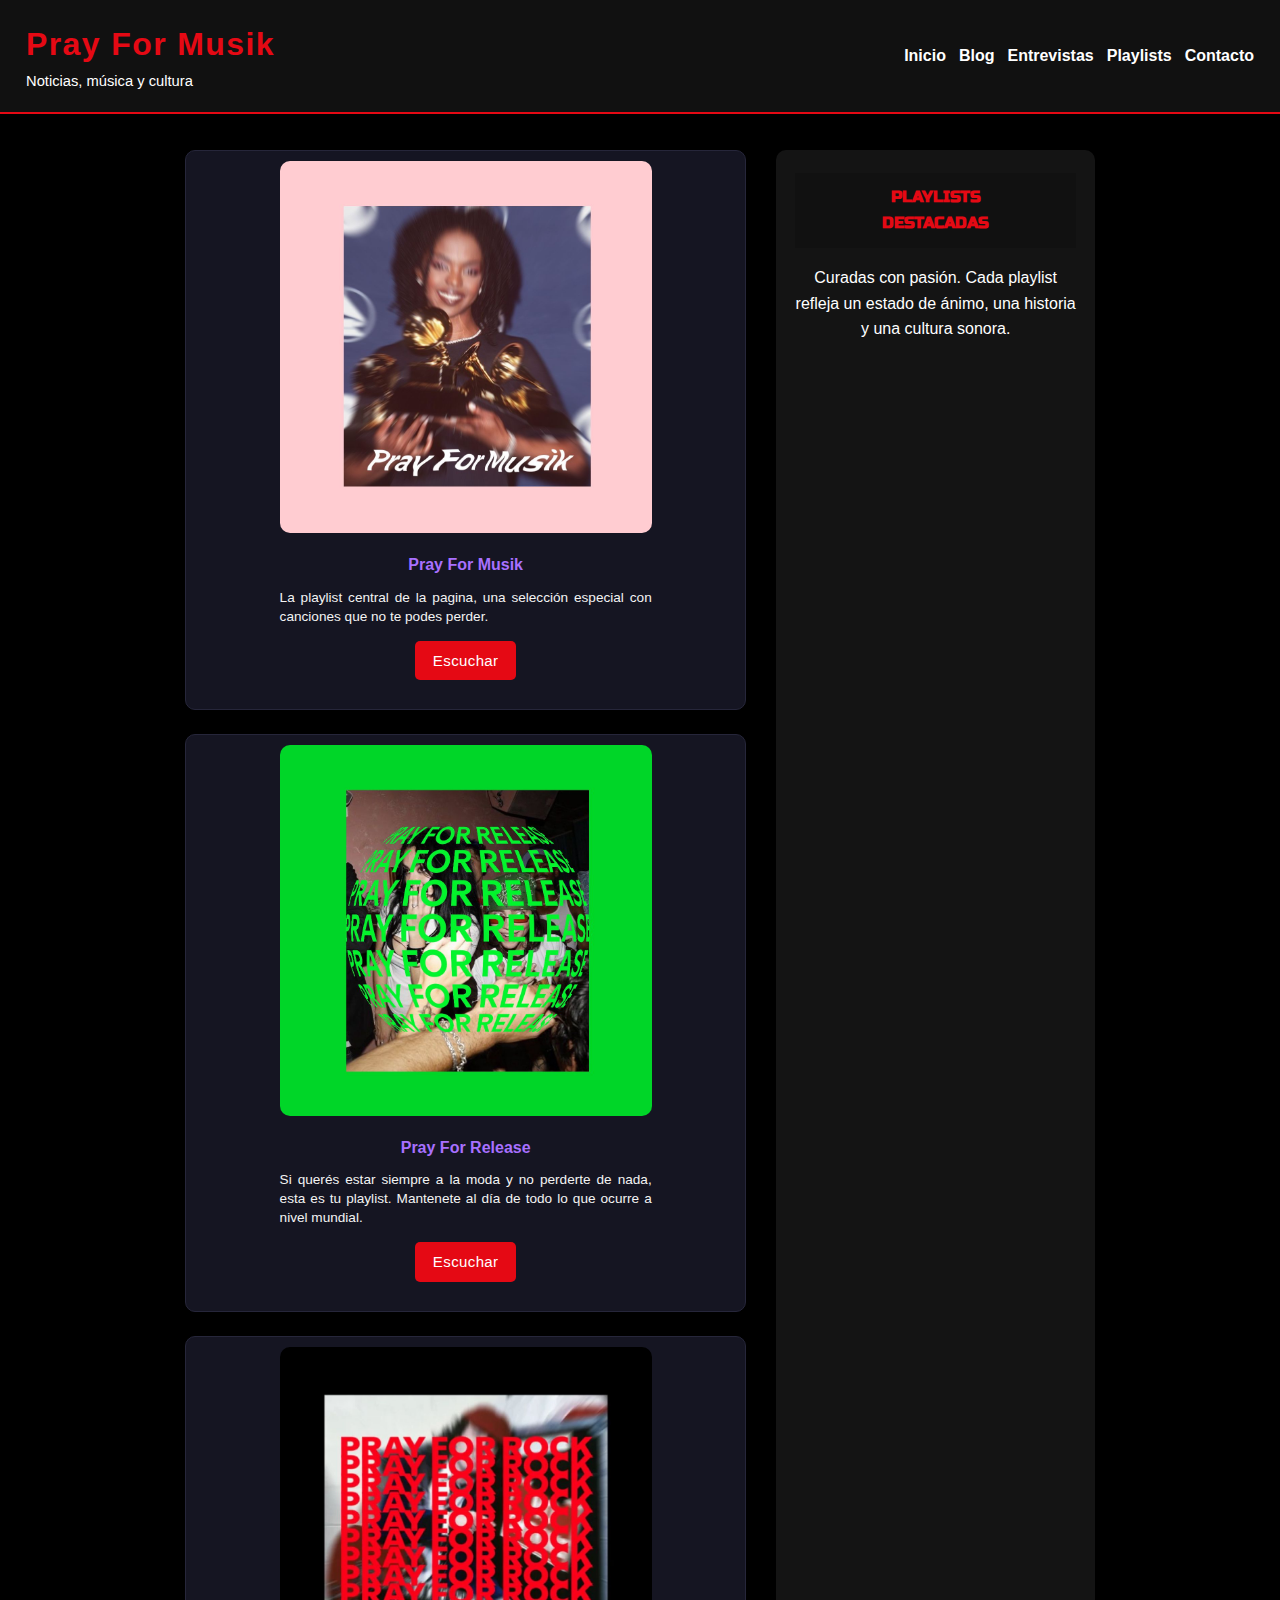
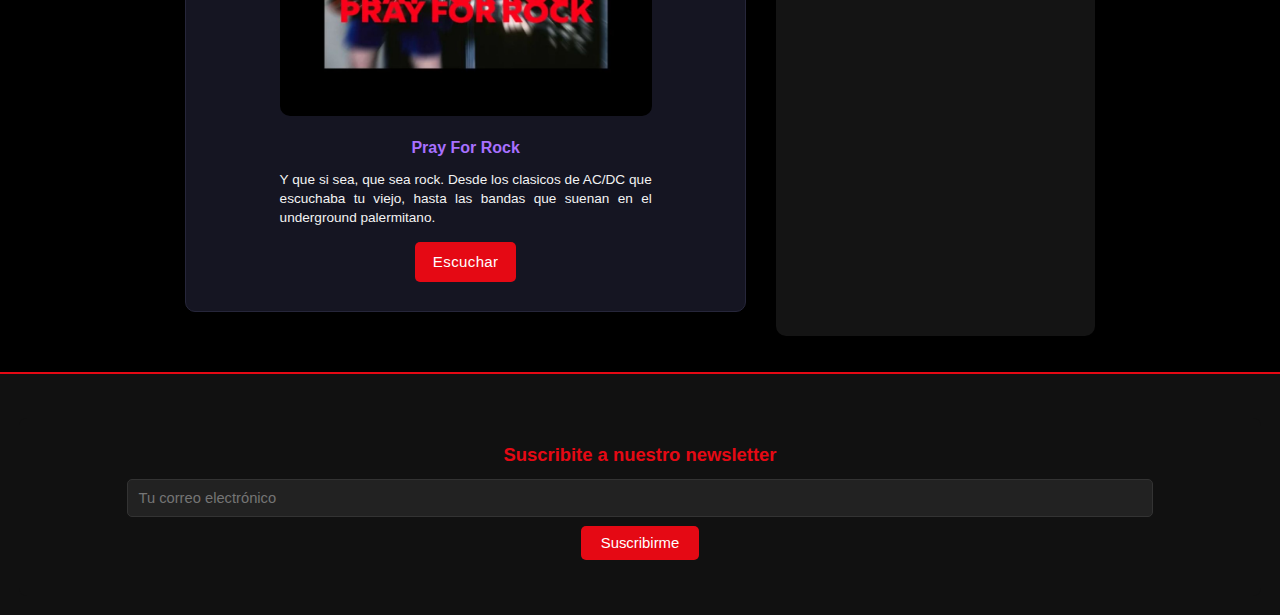
<file: Proyectos--Web---UADE/playlist.html>
<!DOCTYPE html>
<html lang="es">
<head>
  <meta charset="UTF-8" />
  <meta name="viewport" content="width=device-width, initial-scale=1.0" />
  <title>Pray For Musik | Playlists</title>
  <link rel="stylesheet" href="style.css" />
  <link href="https://fonts.googleapis.com/css2?family=Russo+One&display=swap" rel="stylesheet">
</head>
<body>

  <header>
    <div class="logo">
      <h1>Pray For Musik</h1>
      <p>Noticias, música y cultura</p>
    </div>

    <nav>
      <ul>
        <li><a href="inicio.html">Inicio</a></li>
        <li><a href="blog.html">Blog</a></li>
        <li><a href="entrevistas.html">Entrevistas</a></li>
        <li><a href="playlist.html" class="active">Playlists</a></li>
        <li><a href="contacto.html">Contacto</a></li>
      </ul>
    </nav>
  </header>

  <main>
    <section class="posts playlists">
      <article class="post">
        <img src="img/pfm.jpg" alt="PFM" />
        <div class="content">
          <h2>Pray For Musik</h2>
          <p>
            La playlist central de la pagina, una selección especial con canciones que no te podes perder.
          </p>
          <a href="https://open.spotify.com/playlist/42BUeflMn89yviNRUkFyBe?si=4CVlfvaTQIa2-Mu8LeKKRg&pi=fMr23glfQZOti" class="btn">Escuchar</a>
        </div>
      </article>

      <article class="post">
        <img src="img/WhatsApp Image 2025-11-13 at 02.53.44.jpeg" alt="PFR" />
        <div class="content">
          <h2>Pray For Release</h2>
          <p>
            Si querés estar siempre a la moda y no perderte de nada, esta es tu playlist. Mantenete al día de todo lo que ocurre a nivel mundial.
          </p>
          <a href="https://open.spotify.com/playlist/1vrbcku4uXVOA7NDTeyTl5?si=Me_mQQqbQFi7rCHVa0HDUw&pi=_AAaabtZRc-Yz" class="btn">Escuchar</a>
        </div>
      </article>

      <article class="post">
        <img src="img/pfm.jpeg" alt="Pray For Rock" />
        <div class="content">
          <h2>Pray For Rock</h2>
          <p>
            Y que si sea, que sea rock. Desde los clasicos de AC/DC que escuchaba tu viejo, hasta las bandas que suenan en el underground palermitano.
          </p>
          <a href="https://open.spotify.com/playlist/3KIooTw7AodyllbVWfM639?si=vjVorzSnSAm2470pUrkAjQ&pi=B_NWDZG1R2eJn" class="btn">Escuchar</a>
        </div>
      </article>
    </section>

    <aside class="sidebar">
      <h3 class="bienvenido">Playlists Destacadas</h3>
      <p class="presentacion">
        Curadas con pasión. Cada playlist refleja un estado de ánimo, una historia y una cultura sonora.
      </p>
    </aside>
  </main>

  <footer> 
    <section class="newsletter">
      <h3>Suscribite a nuestro newsletter</h3>
      <form id="newsletterForm">
        <input type="email" id="emailInput" placeholder="Tu correo electrónico" required>
        <button type="submit">Suscribirme</button>
      </form>
      <p id="mensaje" style="color:#e50914; margin-top:10px;"></p>
    </section>
  </footer>

</body>
</html>
</file>
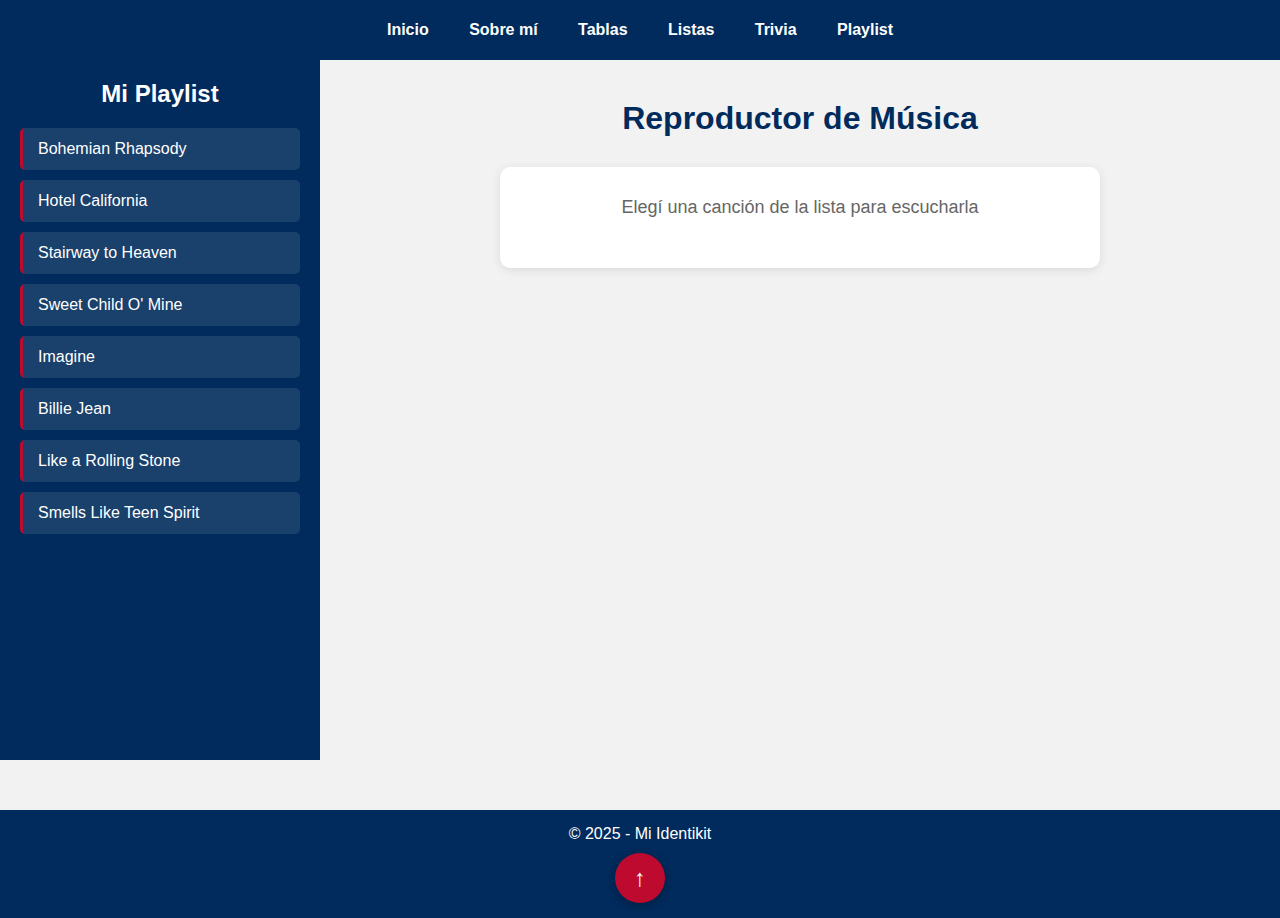
<file: Proyectos--Web---UADE/playlist2.html>
<!DOCTYPE html>
<html lang="es">
<head>
    <meta charset="UTF-8">
    <meta name="viewport" content="width=device-width, initial-scale=1.0">
    <title>Mi Playlist</title>
    <link rel="stylesheet" href="styles2.css">
</head>
<body>

    <div class="encabezado">
        <div class="navegacion menu">
            <a href="indexx.html">Inicio</a>
            <a href="sobre.html">Sobre mí</a>
            <a href="tablas.html">Tablas</a>
            <a href="listas.html">Listas</a>
            <a href="trivia.html">Trivia</a>
            <a href="playlist2.html">Playlist</a>
        </div>
    </div>

    <div class="contenedor-playlist">
        <div class="barra-lateral">
            <h2>Mi Playlist</h2>
            <ul class="lista-canciones">
                <li><a href="playlist2.html">Bohemian Rhapsody</a></li>
                <li><a href="playlist2.html?cancion=2">Hotel California</a></li>
                <li><a href="playlist2.html?cancion=3">Stairway to Heaven</a></li>
                <li><a href="playlist2.html?cancion=4">Sweet Child O' Mine</a></li>
                <li><a href="playlist2.html?cancion=5">Imagine</a></li>
                <li><a href="playlist2.html?cancion=6">Billie Jean</a></li>
                <li><a href="playlist2.html?cancion=7">Like a Rolling Stone</a></li>
                <li><a href="playlist2.html?cancion=8">Smells Like Teen Spirit</a></li>
            </ul>
        </div>

        <div class="area-principal">
            <h1>Reproductor de Música</h1>
            <div class="reproductor">
                <p class="mensaje-reproductor">Elegí una canción de la lista para escucharla</p>
                <div id="contenido-cancion"></div>
            </div>
        </div>
    </div>

    <div class="pie-pagina">
        <p>© 2025 - Mi Identikit</p>
        <a href="#" class="boton-arriba" title="Volver arriba">↑</a>
    </div>

    <script>

        const canciones = {
            1: {
                nombre: "Bohemian Rhapsody - Queen",
                spotify: "https://open.spotify.com/embed/track/4u7EnebtmKWzUH433cf5Qv?utm_source=generator"
            },
            2: {
                nombre: "Hotel California - Eagles",
                spotify: "https://open.spotify.com/embed/track/40riOy7x9W7GXjyGp4pjAv?utm_source=generator"
            },
            3: {
                nombre: "Stairway to Heaven - Led Zeppelin",
                spotify: "https://open.spotify.com/embed/track/5CQ30WqJwcep0pYcV4AMNc?utm_source=generator"
            },
            4: {
                nombre: "Sweet Child O' Mine - Guns N' Roses",
                spotify: "https://open.spotify.com/embed/track/7snQQk1zcKl8gZ92AnueaW?utm_source=generator"
            },
            5: {
                nombre: "Imagine - John Lennon",
                spotify: "https://open.spotify.com/embed/track/7pKfPomDEeI4TPT6EOYjn9?utm_source=generator"
            },
            6: {
                nombre: "Billie Jean - Michael Jackson",
                spotify: "https://open.spotify.com/embed/track/5ChkMS8OtdzJeqyybCc9R5?utm_source=generator"
            },
            7: {
                nombre: "Like a Rolling Stone - Bob Dylan",
                spotify: "https://open.spotify.com/embed/track/3AhXZa8sUQht0UEdBJgpGc?utm_source=generator"
            },
            8: {
                nombre: "Smells Like Teen Spirit - Nirvana",
                spotify: "https://open.spotify.com/embed/track/5ghIJDpPoe3CfHMGu71E6T?utm_source=generator"
            }
        };

        function obtenerParametroURL(nombre) {
            const urlParams = new URLSearchParams(window.location.search);
            return urlParams.get(nombre);
        }

        function cargarCancion() {
            const numeroCancion = obtenerParametroURL('cancion');
            const contenedor = document.getElementById('contenido-cancion');
            const mensaje = document.querySelector('.mensaje-reproductor');

            if (numeroCancion && canciones[numeroCancion]) {
                const cancion = canciones[numeroCancion];
                mensaje.textContent = `Reproduciendo: ${cancion.nombre}`;
                contenedor.innerHTML = `
                    <iframe style="border-radius:12px" 
                        src="${cancion.spotify}" 
                        width="100%" 
                        height="352" 
                        frameborder="0" 
                        allow="autoplay; clipboard-write; encrypted-media; fullscreen; picture-in-picture" 
                        loading="lazy">
                    </iframe>
                `;
            } else {
                mensaje.textContent = "Elegí una canción de la lista para escucharla";
                contenedor.innerHTML = '';
            }
        }

        window.addEventListener('load', cargarCancion);
    </script>

</body>
</html>
</file>
<file: Proyectos--Web---UADE/style.css>
/* ESTILO*/
* {
  margin: 0;
  padding: 0;
  box-sizing: border-box;
  font-family: 'Arial', sans-serif;
}

body {
  background-color: rgb(0,0,0);
  color: #ffffff;
  line-height: 1.58;
}

/* HEADER */
header {
  display: flex;
  justify-content: space-between;
  align-items: center;
  flex-wrap: wrap;
  padding: 19px 26px;
  background-color: #111111;
  border-bottom: 2px solid rgb(229,9,20);
}

.logo h1 {
  color: #e50914;
  font-size: 2rem;
  letter-spacing: 1.4px;
}

.logo p {
  color: #fff;
  font-size: 0.92rem;
}

nav ul {
  display: flex;
  list-style: none;
  flex-wrap: wrap;
  justify-content: center;
  gap: 13px;
}

nav ul li a {
  color: #fff;
  text-decoration: none;
  font-weight: 600;
  transition: color 0.22s ease;
}

nav ul li a:hover {
  color: #e50914;
}

/* MAIN*/
main {
  display: flex;
  max-width: 950px;
  margin: 36px auto;
  padding: 0 20px;
  gap: 30px;
}

.posts {
  flex: 2;
}

.presentacion {
  text-align: center;
}

/* POSTS */
.post {
  background: #1a1a1a;
  border-radius: 9px;
  overflow: hidden;
  margin-bottom: 24px;
  display: flex;
  flex-direction: column;
  align-items: center;
  padding: 19px 0;
  transition: transform 0.19s ease;
}

.post:hover {
  transform: scale(1.018);
}

.post img {
  width: 69%;
  display: block;
  border-radius: 10px;
}

.post .content {
  width: 69%;
  padding: 19px 0;
  text-align: center;
}

.post h2 {
  color: #e50914;
  margin-bottom: 11px;
  font-weight: 600;
}

.post p {
  color: #fff;
  margin-bottom: 15px;
  text-align: justify;
  line-height: 1.62;
}

/* BOTONES */
.btn,
.volver {
  display: inline-block;
  background-color: #e50914;
  color: #fff;
  padding: 8px 18px;
  border-radius: 5px;
  text-decoration: none;
  font-size: 0.94rem;
  letter-spacing: 0.37px;
  transition: background 0.23s ease-in-out;
}

.btn:hover,
.volver:hover {
  background-color: #b00610;
}

/* BIENVENIDA */
.bienvenido {
  background: #111111;
  color: #fff;
  font-family: 'Russo One', sans-serif;
  padding: 12px 78px;
  text-transform: uppercase;
  text-align: center;
}

/* SIDEBAR */
.sidebar {
  flex: 1; 

  background: #141414;
  border-radius: 10px;
  padding: 23px 19px;
  display: flex;
  flex-direction: column;
  gap: 17px;
  height: auto;

}

.sidebar h3 {
  color: #e50914;
  margin: 0;
  font-size: 1.02rem;
}

.sidebar p {
  color: #fff;
  margin: 0;
  line-height: 1.58;
}

.sidebar ul {
  list-style: none;
  margin: 0;
  padding: 0;
  display: flex;
  flex-direction: column;
  gap: 9px;
}

.sidebar ul li a {
  color: #fff;
  text-decoration: none;
  transition: color 0.28s ease;
}

.sidebar ul li a:hover {
  color: #e50914;
}

/* SOCIAL*/
.social a {
  display: inline-block;
  margin-right: 9px;
  color: #e50914;
  font-weight: 600;
  text-decoration: none;
}

/* FOOTER */
footer {
  background: #111111;
  border-top: 2px solid #e50914;
  color: #fff;
  text-align: center;
  padding: 19px;
  font-size: 0.89rem;
}

/* BLOG*/
.post-container {
  display: flex;
  max-width: 1100px;
  margin: 39px auto;
  padding: 0 20px;
  gap: 38px;
}

.main-post {
  flex: 2;
  background: #141414;
  border-radius: 10px;
  padding: 29px;
}

.main-post img {
  width: 100%;
  border-radius: 10px;
  margin-bottom: 19px;
}

.meta {
  color: #fff;
  font-size: 0.89rem;
  margin-bottom: 15px;
}

.main-post h1 {
  color: #e50914;
  margin-bottom: 13px;
  font-family: 'Russo One', sans-serif;
}

.main-post h2 {
  color: #fff;
  margin: 19px 0 11px;
}

.main-post p {
  color: #fff;
  text-align: justify;
  margin-bottom: 19px;
  line-height: 1.63;
}

.sidebar-blog {
  flex: 1;
  background: #1a1a1a;
  border-radius: 10px;
  padding: 24px 19px;
  display: flex;
  flex-direction: column;
  gap: 17px;
}

.sidebar-blog h3 {
  color: #e50914;
  margin: 0;
  font-size: 1.02rem;
}

.sidebar-blog p {
  color: #fff;
  margin: 0;
  line-height: 1.58;
}

.sidebar-blog ul {
  list-style: none;
  margin: 0;
  padding: 0;
  display: flex;
  flex-direction: column;
  gap: 9px;
}

.sidebar-blog ul li a {
  color: #fff;
  text-decoration: none;
  transition: color 0.27s ease;
}

.sidebar-blog ul li a:hover {
  color: #e50914;
}

/* ABOUT QUE */
.about-section {
  display: flex;
  justify-content: center;
  align-items: center;
  min-height: 79w;
  background: #000000;
  padding: 36px 20px;
}

.about-content {
  max-width: 775px;
  background: #141414;
  border-radius: 10px;
  padding: 36px;
  text-align: center;
}

.about-content h1 {
  color: #e50914;
  font-family: 'Russo One', sans-serif;
  margin-bottom: 19px;
  text-transform: uppercase;
}

.about-content p {
  color: #fff;
  line-height: 1.73;
  margin-bottom: 19px;
  text-align: justify;
}

.about-content .btn {
  margin-top: 13px;
}

/* RESPONSIVE*/
@media (max-width: 768px) {
  main,
  .post-container {
    flex-direction: column;
  }

  nav ul li {
    margin: 5px;
  }
}

/* ENTREVISTAS*/
.entrevistas .post {
  background: #181818;
  border: 1px solid #2b2b2b;
  transition: transform 0.26s ease, box-shadow 0.26s ease;
  padding: 21px;
}

.entrevistas .post:hover {
  transform: translateY(-4.5px);
  box-shadow: 0 0 16px rgba(229, 9, 20, 0.32);
}

.entrevistas h2 {
  color: #e50914;
  text-transform: none;
}

.entrevistas .content p {
  color: #f2f2f2;
}

/* PLAYLISTS*/
.playlist-section {
  display: flex;
  flex-wrap: wrap;
  justify-content: center; 
  gap: 25px;
  max-width: 900px;
  margin: 40px auto; 
}

.playlists .post {
  background: #151522;
  border: 1px solid #26263a;
  border-radius: 10px;
  flex: 0 0 45%; 
  padding: 10px;
  text-align: center;
  transition: transform 0.25s ease, box-shadow 0.25s ease;
}

.playlists .post:hover {
  transform: translateY(-4px);
  box-shadow: 0 0 15px rgba(128, 0, 255, 0.3);
}

.playlists .post h2 {
  color: #a870ff;
  margin-bottom: 10px;
  font-size: 1rem;
}

.playlists .post p {
  color: #f3f3f3;
  line-height: 1.4;
  font-size: 0.85rem;
}

@media (max-width: 768px) {
  .playlists .post {
    flex: 0 0 90%; 
  }
}

/* CONTACTO */
.contacto .post {
  background: #1c1c1c;
  border: 1px solid #2b2b2b;
  padding: 23px;
}

.contacto h2 {
  color: #e50914;
  margin-bottom: 15px;
}

.contacto p {
  color: #fff;
  margin-bottom: 20px;
}

.contacto input,
.contacto textarea {
  width: 100%;
  padding: 10px;
  border-radius: 5px;
  border: 1px solid #444;
  background-color: #222;
  color: #fff;
  margin-bottom: 16px;
  font-family: 'Arial', sans-serif;
}

.contacto input:focus,
.contacto textarea:focus {
  outline: 2px solid #e50914;
}

.contacto .btn {
  display: inline-block;
  background-color: #e50914;
  color: #fff;
  padding: 10px 19px;
  border-radius: 5px;
  border: none;
  cursor: pointer;
}

.contacto .btn:hover {
  background-color: #b00610;
}

/* NEWSLETTER */
.newsletter {
  background-color: #111; 
  border-radius: 8px;
  padding: 22px 18px; 
  margin-top: 25px;
  text-align: center;
}

.newsletter h3 {
  color: #e50914;
  font-size: 1.15rem; 
  margin-bottom: 10px;
}

.newsletter p {
  color: #fff;
  font-size: 0.92rem;
  margin-bottom: 14px;
  line-height: 1.5;
  text-align: justify;
  max-width: 380px;
  margin-left: auto;
  margin-right: auto;
}

.newsletter form {
  display: flex;
  flex-direction: column;
  align-items: center;
  gap: 9px; 
}

.newsletter input[type="email"] {
  width: 85%; 
  padding: 10px;
  border-radius: 5px;
  border: 1px solid #333;
  background-color: #222;
  color: #fff;
  font-size: 0.92rem;
}

.newsletter input[type="email"]:focus {
  outline: 2px solid #e50914;
}

.newsletter button {
  padding: 9px 20px; 
  background-color: #e50914;
  color: #fff;
  border: none;
  border-radius: 5px;
  cursor: pointer;
  font-size: 0.93rem;
  transition: background 0.22s ease-in-out;
}

.newsletter button:hover {
  background-color: #b00610;
}

#mensaje {
  font-size: 0.88rem; 
  margin-top: 8px;
}
</file>
<file: Proyectos--Web---UADE/styles2.css>
/* Estilos generales */
* {
    margin: 0;
    padding: 0;
    box-sizing: border-box;
    font-family: Arial, Helvetica, sans-serif;
}

body {
    background-color: #f2f2f2; 
    color: #222;
}

/* NAVEGACIÓN */
.encabezado {
    background-color: #002b5c;
    padding: 15px 0;
}

.navegacion {
    text-align: center;
}

.navegacion a {
    color: white;
    text-decoration: none;
    font-weight: bold;
    padding: 6px 10px;
    border-radius: 4px;
    margin: 0 8px;
    display: inline-block;
}

.navegacion a:hover {
    background-color: #bf0a30;
}

.menu {
    list-style: none;
}

.menu li {
    display: inline-block;
    margin: 0 15px;
}

/* CONTENEDORES PRINCIPALES */
.contenido-principal {
    max-width: 900px;
    margin: 40px auto;
    padding: 20px;
}

/* PÁGINA INICIO */
.inicio {
    text-align: center;
}

.presentacion {
    margin-bottom: 50px;
    padding: 30px;
    background-color: white;
    border-radius: 10px;
    box-shadow: 0 2px 10px rgba(0,0,0,0.1);
}

.foto-contenedor {
    margin-bottom: 20px;
}

.foto-principal {
    width: 200px;
    height: 200px;
    border-radius: 50%;
    object-fit: cover;
    border: 5px solid #002b5c;
    box-shadow: 0 4px 15px rgba(0,0,0,0.2);
}

.nombre-titulo {
    color: #002b5c;
    font-size: 36px;
    margin-bottom: 10px;
}

.frase {
    color: #666;
    font-size: 20px;
    font-style: italic;
    margin-top: 10px;
}

.seccion-enlaces {
    margin: 40px 0;
}

.seccion-enlaces h2 {
    color: #002b5c;
    margin-bottom: 30px;
    font-size: 28px;
}

.tarjetas-enlaces {
    display: grid;
    grid-template-columns: repeat(auto-fit, minmax(200px, 1fr));
    gap: 20px;
    margin-top: 30px;
}

.tarjeta {
    background-color: white;
    padding: 25px;
    border-radius: 10px;
    box-shadow: 0 2px 8px rgba(0,0,0,0.1);
    transition: transform 0.3s, box-shadow 0.3s;
    border-top: 4px solid #002b5c;
}

.tarjeta:hover {
    transform: translateY(-5px);
    box-shadow: 0 4px 15px rgba(0,0,0,0.2);
}

.tarjeta h3 {
    color: #002b5c;
    margin-bottom: 10px;
    font-size: 22px;
}

.tarjeta p {
    color: #666;
    margin-bottom: 15px;
    line-height: 1.5;
}

.boton-tarjeta {
    display: inline-block;
    background-color: #002b5c;
    color: white;
    padding: 10px 20px;
    border-radius: 5px;
    text-decoration: none;
    font-weight: bold;
    transition: background-color 0.3s;
}

.boton-tarjeta:hover {
    background-color: #bf0a30;
}

.redes-sociales {
    margin-top: 50px;
    padding: 30px;
    background-color: white;
    border-radius: 10px;
    box-shadow: 0 2px 10px rgba(0,0,0,0.1);
}

.redes-sociales h2 {
    color: #002b5c;
    margin-bottom: 20px;
    font-size: 24px;
}

.enlaces-redes {
    display: flex;
    justify-content: center;
    gap: 20px;
    flex-wrap: wrap;
}

.red-social {
    display: inline-block;
    background-color: #002b5c;
    color: white;
    padding: 12px 25px;
    border-radius: 25px;
    text-decoration: none;
    font-weight: bold;
    transition: background-color 0.3s, transform 0.3s;
}

.red-social:hover {
    background-color: #bf0a30;
    transform: scale(1.05);
}

h1, h2 {
    text-align: center;
    margin-bottom: 20px;
}

/* SOBRE MI */
.sobre-layout {
    display: flex;
    gap: 60px;
    align-items: center;
    max-width: 1200px;
    margin: 60px auto;
    padding: 0 40px;
}

.sobre-columna-izq {
    flex: 1;
    max-width: 600px;
}

.sobre-columna-der {
    flex: 1;
    max-width: 500px;
}

.titulo-principal {
    font-family: Georgia, serif;
    font-size: 48px;
    color: #333;
    margin-bottom: 30px;
    text-align: left;
    font-weight: normal;
    line-height: 1.2;
}

.texto-descripcion {
    font-size: 16px;
    line-height: 1.8;
    color: #555;
    margin-bottom: 20px;
    text-align: left;
}

.imagen-sobre {
    width: 100%;
    height: 600px;
    overflow: hidden;
    border-radius: 0;
}

.imagen-sobre img {
    width: 100%;
    height: 100%;
    object-fit: cover;
    display: block;
}

/* GALERÍA DE INTERESES */
.galeria-intereses {
    margin-top: 80px;
    padding: 40px 0;
}

.titulo-galeria {
    font-family: Georgia, serif;
    font-size: 36px;
    color: #333;
    text-align: center;
    margin-bottom: 50px;
    font-weight: normal;
}

.categoria-fotos {
    margin-bottom: 60px;
}

.categoria-fotos h3 {
    font-size: 24px;
    color: #002b5c;
    margin-bottom: 25px;
    text-align: left;
    font-weight: 600;
}

.grid-fotos {
    display: grid;
    grid-template-columns: repeat(auto-fit, minmax(250px, 1fr));
    gap: 20px;
}

.item-foto {
    width: 100%;
    height: 250px;
    overflow: hidden;
    border-radius: 8px;
    box-shadow: 0 2px 8px rgba(0,0,0,0.1);
    transition: transform 0.3s, box-shadow 0.3s;
}

.item-foto:hover {
    transform: translateY(-5px);
    box-shadow: 0 4px 15px rgba(0,0,0,0.2);
}

.item-foto img {
    width: 100%;
    height: 100%;
    object-fit: cover;
    display: block;
}

.seccion-sobre h1 {
    text-align: center;
    color: #002b5c;
    margin-bottom: 30px;
    font-size: 36px;
}

.tarjeta-sobre {
    background-color: white;
    padding: 25px;
    border-radius: 10px;
    box-shadow: 0 2px 8px rgba(0,0,0,0.1);
    margin-bottom: 25px;
    border-left: 4px solid #002b5c;
}

.tarjeta-sobre h2 {
    color: #002b5c;
    margin-bottom: 15px;
    text-align: left;
    font-size: 24px;
}

.tarjeta-sobre p {
    line-height: 1.6;
    margin-bottom: 15px;
    color: #333;
}

.lista-intereses,
.lista-proyecto {
    list-style: none;
    padding: 0;
    margin: 15px 0;
}

.lista-intereses li,
.lista-proyecto li {
    padding: 10px;
    margin-bottom: 8px;
    background-color: #f8f9fa;
    border-left: 3px solid #bf0a30;
    border-radius: 4px;
}

.lista-intereses li::before {
    content: "• ";
    color: #bf0a30;
    font-weight: bold;
    margin-right: 8px;
}

.lista-proyecto li::before {
    content: "→ ";
    color: #002b5c;
    font-weight: bold;
    margin-right: 8px;
}

.sobre-contenedor {
    background-color: white;
    padding: 20px;
    border-radius: 8px;
}

.sobre-texto {
    margin-top: 20px;
    line-height: 1.6;
}

.sobre-img {
    width: 180px;
    float: left;
    margin-right: 20px;
    border-radius: 6px;
}

/* TABLAS */
.contenedor-tabla {
    background-color: white;
    padding: 20px;
    border-radius: 10px;
    box-shadow: 0 2px 10px rgba(0,0,0,0.1);
    margin: 30px 0;
    overflow-x: auto;
}

table {
    width: 100%;
    border-collapse: collapse;
    margin: 0;
}

thead {
    background-color: #002B80;
    color: white;
}

th {
    padding: 15px;
    text-align: left;
    font-weight: bold;
    border-bottom: 2px solid #001f5c;
}

td {
    padding: 12px 15px;
    border-bottom: 1px solid #e0e0e0;
    text-align: left;
}

tbody tr:hover {
    background-color: #f5f5f5;
}

tbody tr:last-child td {
    border-bottom: none;
}

.nota-tabla {
    background-color: #fff3cd;
    border-left: 4px solid #ffc107;
    padding: 15px;
    margin-top: 20px;
    border-radius: 5px;
}

.nota-tabla p {
    margin: 0;
    color: #856404;
}

/* LISTAS */
.lista-contenedor ul,
.lista-contenedor ol {
    margin-left: 25px;
    margin-top: 10px;
}

.lista-titulo {
    font-size: 20px;
    margin-top: 20px;
}

/* TIER LIST */
.tier-list {
    max-width: 1000px;
    margin: 30px auto;
    border: 2px solid #333;
    background-color: #2a2a2a;
}

.tier-fila {
    display: flex;
    min-height: 80px;
    border-bottom: 2px solid #333;
}

.tier-fila:last-child {
    border-bottom: none;
}

.tier-label {
    width: 80px;
    display: flex;
    align-items: center;
    justify-content: center;
    font-size: 32px;
    font-weight: bold;
    color: white;
    text-shadow: 2px 2px 4px rgba(0,0,0,0.5);
    flex-shrink: 0;
}

.tier-items {
    flex: 1;
    display: flex;
    align-items: center;
    flex-wrap: wrap;
    gap: 10px;
    padding: 10px;
    background-color: #3a3a3a;
}

.item {
    background-color: rgba(255, 255, 255, 0.9);
    padding: 8px 15px;
    border-radius: 5px;
    font-weight: 500;
    box-shadow: 0 2px 4px rgba(0,0,0,0.3);
}

/* Colores de cada tier */
.tier-s {
    background-color: #FF4444;
}

.tier-a {
    background-color: #FF8800;
}

.tier-b {
    background-color: #FFBB33;
}

.tier-c {
    background-color: #FFDD00;
}

.tier-d {
    background-color: #88FF88;
}

.tier-f {
    background-color: #44FF44;
}

/* TRIVIA */
.trivia-container {
    max-width: 700px;
    margin: 0 auto;
    background-color: white;
    padding: 40px;
    border-radius: 15px;
    box-shadow: 0 4px 15px rgba(0,0,0,0.1);
}

.trivia-header {
    text-align: center;
    margin-bottom: 35px;
    padding-bottom: 20px;
    border-bottom: 3px solid #002b5c;
}

.numero-pregunta {
    display: inline-block;
    background-color: #002b5c;
    color: white;
    padding: 6px 15px;
    border-radius: 20px;
    font-size: 14px;
    font-weight: bold;
    margin-bottom: 15px;
}

.trivia-header h1 {
    color: #002b5c;
    margin: 10px 0 0 0;
    font-size: 28px;
}

.pregunta-box {
    background-color: #f8f9fa;
    border-left: 5px solid #bf0a30;
    padding: 25px;
    margin: 30px 0;
    border-radius: 8px;
}

.pregunta-texto {
    font-size: 20px;
    color: #333;
    margin: 0;
    line-height: 1.5;
    font-weight: 500;
}

.opciones-container {
    margin-top: 35px;
}

.opciones {
    list-style: none;
    padding: 0;
    margin: 0;
}

.opciones li {
    margin-bottom: 15px;
}

.opcion {
    display: block;
    background-color: #f8f9fa;
    color: #002b5c;
    padding: 18px 25px;
    border-radius: 8px;
    text-decoration: none;
    border: 2px solid #e0e0e0;
    transition: all 0.3s;
    font-size: 16px;
    text-align: center;
}

.opcion:hover {
    background-color: #002b5c;
    color: white;
    border-color: #002b5c;
    transform: translateX(5px);
    box-shadow: 0 3px 8px rgba(0,0,0,0.2);
}

.contenedor-trivia {
    text-align: center;
}

.pregunta {
    margin: 30px 0;
    background-color: white;
    padding: 15px;
    border-radius: 8px;
}

/* MULTIMEDIA */
.contenedor-multimedia {
    text-align: center;
}

.media-box {
    background-color: white;
    padding: 20px;
    border-radius: 8px;
    margin: 25px auto;
    max-width: 450px;
}

/* PIE DE PÁGINA */
.pie-pagina {
    background-color: #002b5c;
    color: white;
    text-align: center;
    padding: 15px 0;
    margin-top: 50px;
    position: relative;
}

.boton-arriba {
    display: inline-block;
    background-color: #bf0a30;
    color: white;
    text-decoration: none;
    width: 50px;
    height: 50px;
    border-radius: 50%;
    font-size: 24px;
    font-weight: bold;
    line-height: 50px;
    cursor: pointer;
    margin-top: 10px;
    transition: background-color 0.3s, transform 0.3s;
    box-shadow: 0 2px 8px rgba(0,0,0,0.3);
}

.boton-arriba:hover {
    background-color: #ff1a4a;
    transform: translateY(-3px);
    box-shadow: 0 4px 12px rgba(0,0,0,0.4);
}

.boton-arriba:active {
    transform: translateY(0);
}

/* PLAYLIST */
.contenedor-playlist {
    display: flex;
    min-height: calc(100vh - 200px);
    margin: 0;
}

.barra-lateral {
    background-color: #002b5c;
    width: 25%;
    padding: 20px;
    color: white;
    min-height: 100%;
}

.barra-lateral h2 {
    color: white;
    text-align: center;
    margin-bottom: 20px;
    font-size: 24px;
}

.lista-canciones {
    list-style: none;
    padding: 0;
}

.lista-canciones li {
    display: block;
    width: 100%;
    margin-bottom: 10px;
}

.lista-canciones a {
    display: block;
    background-color: rgba(255, 255, 255, 0.1);
    color: white;
    text-decoration: none;
    padding: 12px 15px;
    border-radius: 5px;
    transition: background-color 0.3s;
    border-left: 3px solid #bf0a30;
}

.lista-canciones a:hover {
    background-color: #bf0a30;
    transform: translateX(5px);
}

.area-principal {
    background-color: #f2f2f2;
    width: 75%;
    padding: 40px;
    text-align: center;
}

.area-principal h1 {
    color: #002b5c;
    margin-bottom: 30px;
}

.reproductor {
    background-color: white;
    padding: 30px;
    border-radius: 10px;
    box-shadow: 0 2px 10px rgba(0,0,0,0.1);
    max-width: 600px;
    margin: 0 auto;
}

.mensaje-reproductor {
    color: #666;
    font-size: 18px;
    margin-bottom: 20px;
}

#contenido-cancion {
    margin-top: 20px;
}

/* MENSAJES DE RESPUESTA */
.mensaje-exito,
.mensaje-error {
    background-color: white;
    padding: 40px;
    border-radius: 10px;
    box-shadow: 0 2px 10px rgba(0,0,0,0.1);
    text-align: center;
    max-width: 600px;
    margin: 0 auto;
}

.icono-exito {
    width: 80px;
    height: 80px;
    background-color: #28a745;
    color: white;
    border-radius: 50%;
    font-size: 50px;
    line-height: 80px;
    margin: 0 auto 20px;
    font-weight: bold;
}

.icono-error {
    width: 80px;
    height: 80px;
    background-color: #dc3545;
    color: white;
    border-radius: 50%;
    font-size: 50px;
    line-height: 80px;
    margin: 0 auto 20px;
    font-weight: bold;
}

.mensaje-exito h1 {
    color: #28a745;
    margin-bottom: 15px;
}

.mensaje-error h1 {
    color: #dc3545;
    margin-bottom: 15px;
}

.mensaje-principal {
    font-size: 18px;
    color: #333;
    margin-bottom: 10px;
}

.mensaje-secundario {
    color: #666;
    margin-bottom: 30px;
}

.info-extra {
    background-color: #e8f5e9;
    border-left: 4px solid #28a745;
    padding: 20px;
    margin: 30px 0;
    border-radius: 5px;
    text-align: left;
}

.info-extra h3 {
    color: #2e7d32;
    margin-bottom: 15px;
    text-align: left;
}

.lista-datos {
    list-style: none;
    padding: 0;
    margin: 0;
}

.lista-datos li {
    padding: 8px 0;
    padding-left: 25px;
    position: relative;
    color: #333;
}

.lista-datos li::before {
    content: "✓ ";
    position: absolute;
    left: 0;
    color: #28a745;
    font-weight: bold;
}

.consejo {
    background-color: #fff3cd;
    border-left: 4px solid #ffc107;
    padding: 20px;
    margin: 30px 0;
    border-radius: 5px;
    text-align: left;
}

.consejo h3 {
    color: #856404;
    margin-bottom: 10px;
    text-align: left;
}

.consejo p {
    color: #856404;
    margin: 0;
}

.botones-accion {
    margin-top: 30px;
    display: flex;
    gap: 15px;
    justify-content: center;
    flex-wrap: wrap;
}

.boton {
    display: inline-block;
    background-color: #002b5c;
    color: white;
    padding: 12px 25px;
    border-radius: 5px;
    text-decoration: none;
    font-weight: bold;
    transition: background-color 0.3s;
}

.boton:hover {
    background-color: #bf0a30;
}
</file>
